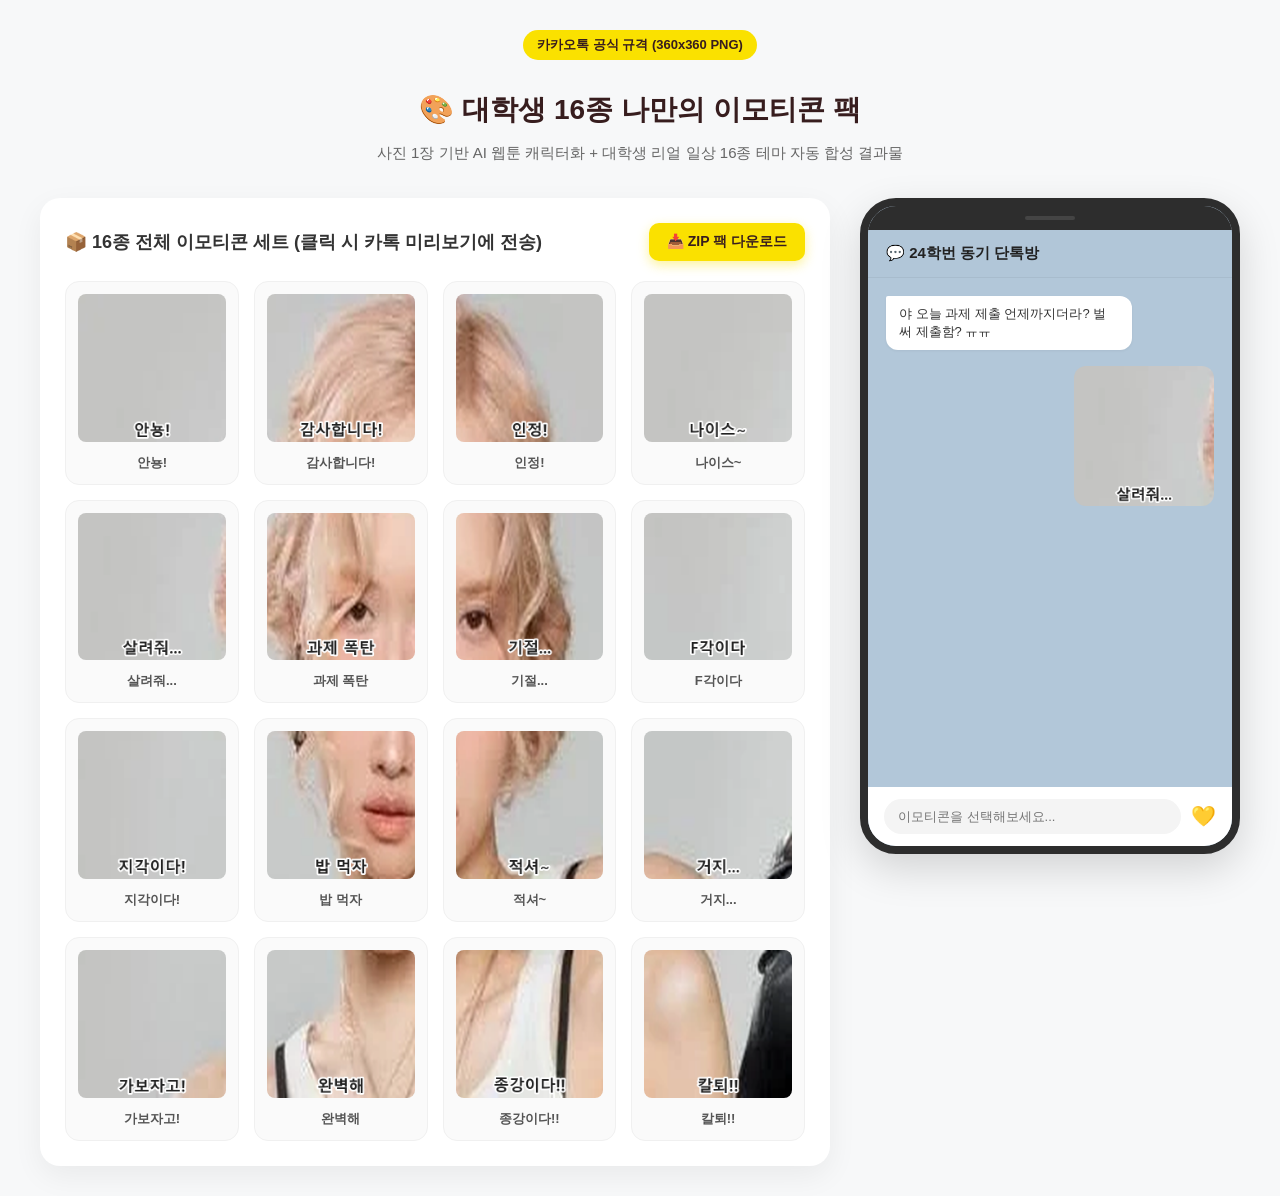
<file: AI_education/kakao_emoji_workshop/index.html>
<!DOCTYPE html>
<html lang="ko">
<head>
  <meta charset="UTF-8">
  <title>나만의 카카오톡 이모티콘 16종 팩 미리보기</title>
  <style>
    :root {
      --bg-color: #f7f8f9;
      --kakao-yellow: #fae100;
      --kakao-brown: #371d1e;
      --card-bg: #ffffff;
      --chat-bg: #b2c7d9;
    }
    body {
      margin: 0;
      padding: 30px 20px;
      font-family: 'Pretendard', -apple-system, BlinkMacSystemFont, 'Segoe UI', Roboto, sans-serif;
      background: var(--bg-color);
      color: #333;
    }
    .header {
      text-align: center;
      margin-bottom: 35px;
    }
    .header h1 {
      font-size: 28px;
      margin-bottom: 8px;
      color: var(--kakao-brown);
    }
    .header p {
      font-size: 15px;
      color: #666;
    }
    .badge {
      display: inline-block;
      background: var(--kakao-yellow);
      color: var(--kakao-brown);
      font-weight: bold;
      padding: 6px 14px;
      border-radius: 20px;
      font-size: 13px;
      margin-bottom: 12px;
    }
    .main-container {
      max-width: 1200px;
      margin: 0 auto;
      display: grid;
      grid-template-columns: 1fr 380px;
      gap: 30px;
      align-items: start;
    }
    /* Grid Gallery */
    .gallery-container {
      background: var(--card-bg);
      border-radius: 20px;
      padding: 25px;
      box-shadow: 0 10px 30px rgba(0,0,0,0.06);
    }
    .gallery-title {
      font-size: 18px;
      font-weight: bold;
      margin-bottom: 20px;
      display: flex;
      justify-content: space-between;
      align-items: center;
    }
    .download-btn {
      background: var(--kakao-yellow);
      color: var(--kakao-brown);
      text-decoration: none;
      font-weight: bold;
      font-size: 14px;
      padding: 10px 18px;
      border-radius: 10px;
      box-shadow: 0 4px 12px rgba(250, 225, 0, 0.4);
      transition: transform 0.15s ease;
    }
    .download-btn:hover {
      transform: translateY(-2px);
    }
    .grid {
      display: grid;
      grid-template-columns: repeat(4, 1fr);
      gap: 15px;
    }
    .emoticon-card {
      background: #fafafa;
      border-radius: 14px;
      padding: 12px;
      text-align: center;
      border: 1px solid #f0f0f0;
      transition: all 0.2s ease;
      cursor: pointer;
    }
    .emoticon-card:hover {
      transform: translateY(-4px);
      box-shadow: 0 8px 20px rgba(0,0,0,0.08);
      border-color: #e0e0e0;
      background: #fff;
    }
    .emoticon-card img {
      width: 100%;
      height: auto;
      aspect-ratio: 1/1;
      object-fit: contain;
      border-radius: 8px;
    }
    .emoticon-title {
      font-size: 13px;
      font-weight: 600;
      color: #555;
      margin-top: 8px;
    }

    /* KakaoTalk Mobile Chat Preview */
    .chat-preview-box {
      background: var(--chat-bg);
      border-radius: 36px;
      box-shadow: 0 15px 40px rgba(0,0,0,0.15);
      border: 8px solid #2d2d2d;
      overflow: hidden;
      display: flex;
      flex-direction: column;
      height: 640px;
    }
    .phone-notch {
      background: #2d2d2d;
      height: 24px;
      display: flex;
      justify-content: center;
      align-items: center;
    }
    .phone-camera {
      width: 50px;
      height: 4px;
      background: #444;
      border-radius: 3px;
    }
    .chat-header {
      background: rgba(178, 199, 217, 0.95);
      padding: 14px 18px;
      border-bottom: 1px solid rgba(0,0,0,0.05);
      font-weight: bold;
      font-size: 15px;
      color: #222;
      display: flex;
      align-items: center;
      gap: 10px;
    }
    .chat-messages {
      flex: 1;
      padding: 18px;
      overflow-y: auto;
      display: flex;
      flex-direction: column;
      gap: 16px;
    }
    .chat-bubble-friend {
      display: flex;
      align-items: flex-start;
      gap: 10px;
    }
    .chat-avatar {
      width: 36px;
      height: 36px;
      border-radius: 14px;
      background: #eee;
      object-fit: cover;
    }
    .chat-text-bubble {
      background: #ffffff;
      padding: 9px 13px;
      border-radius: 12px;
      border-top-left-radius: 2px;
      font-size: 13px;
      color: #333;
      max-width: 220px;
      line-height: 1.4;
      box-shadow: 0 1px 3px rgba(0,0,0,0.05);
    }
    .chat-bubble-me {
      align-self: flex-end;
      display: flex;
      flex-direction: column;
      align-items: flex-end;
    }
    .chat-emoticon-preview {
      width: 140px;
      height: 140px;
      border-radius: 12px;
      animation: pop 0.3s cubic-bezier(0.175, 0.885, 0.32, 1.275);
    }
    @keyframes pop {
      0% { transform: scale(0.7); opacity: 0; }
      100% { transform: scale(1); opacity: 1; }
    }
    .chat-input-bar {
      background: #ffffff;
      padding: 12px 16px;
      display: flex;
      align-items: center;
      gap: 10px;
    }
    .chat-input {
      flex: 1;
      background: #f4f4f4;
      border: none;
      padding: 10px 14px;
      border-radius: 20px;
      font-size: 13px;
      outline: none;
    }
    .send-icon {
      font-size: 20px;
      cursor: pointer;
    }
  </style>
</head>
<body>

  <div class="header">
    <div class="badge">카카오톡 공식 규격 (360x360 PNG)</div>
    <h1>🎨 대학생 16종 나만의 이모티콘 팩</h1>
    <p>사진 1장 기반 AI 웹툰 캐릭터화 + 대학생 리얼 일상 16종 테마 자동 합성 결과물</p>
  </div>

  <div class="main-container">
    <!-- Gallery Section -->
    <div class="gallery-container">
      <div class="gallery-title">
        <span>📦 16종 전체 이모티콘 세트 (클릭 시 카톡 미리보기에 전송)</span>
        <a href="대학생_16종_이모티콘팩.zip" class="download-btn" download>📥 ZIP 팩 다운로드</a>
      </div>

      <div class="grid" id="emoticonGrid">
        <!-- Javascript will inject 16 cards -->
      </div>
    </div>

    <!-- KakaoTalk Mobile Phone Simulator -->
    <div class="chat-preview-box">
      <div class="phone-notch"><div class="phone-camera"></div></div>
      <div class="chat-header">
        <span>💬 24학번 동기 단톡방</span>
      </div>
      <div class="chat-messages" id="chatList">
        <div class="chat-bubble-friend">
          <div class="chat-text-bubble">야 오늘 과제 제출 언제까지더라? 벌써 제출함? ㅠㅠ</div>
        </div>
        <div class="chat-bubble-me">
          <img id="previewEmoji" class="chat-emoticon-preview" src="output_emoticons/05_help_me.png" alt="Emoji">
        </div>
      </div>
      <div class="chat-input-bar">
        <input class="chat-input" placeholder="이모티콘을 선택해보세요..." readonly>
        <span class="send-icon">💛</span>
      </div>
    </div>
  </div>

  <script>
    const items = [
      { id: "01_hello", name: "안뇽!" },
      { id: "02_thanks", name: "감사합니다!" },
      { id: "03_agree", name: "인정!" },
      { id: "04_nice", name: "나이스~" },
      { id: "05_help_me", name: "살려줘..." },
      { id: "06_homework", name: "과제 폭탄" },
      { id: "07_faint", name: "기절..." },
      { id: "08_despair", name: "F각이다" },
      { id: "09_late", name: "지각이다!" },
      { id: "10_eat", name: "밥 먹자" },
      { id: "11_cheers", name: "적셔~" },
      { id: "12_poor", name: "거지..." },
      { id: "13_fighting", name: "가보자고!" },
      { id: "14_perfect", name: "완벽해" },
      { id: "15_vacation", name: "종강이다!!" },
      { id: "16_escape", name: "칼퇴!!" }
    ];

    const grid = document.getElementById("emoticonGrid");
    const previewEmoji = document.getElementById("previewEmoji");

    items.forEach(item => {
      const card = document.createElement("div");
      card.className = "emoticon-card";
      const src = `output_emoticons/${item.id}.png`;
      card.innerHTML = `
        <img src="${src}" alt="${item.name}">
        <div class="emoticon-title">${item.name}</div>
      `;
      card.onclick = () => {
        previewEmoji.src = src;
        previewEmoji.style.animation = 'none';
        previewEmoji.offsetHeight; /* trigger reflow */
        previewEmoji.style.animation = null;
      };
      grid.appendChild(card);
    });
  </script>
</body>
</html>
</file>
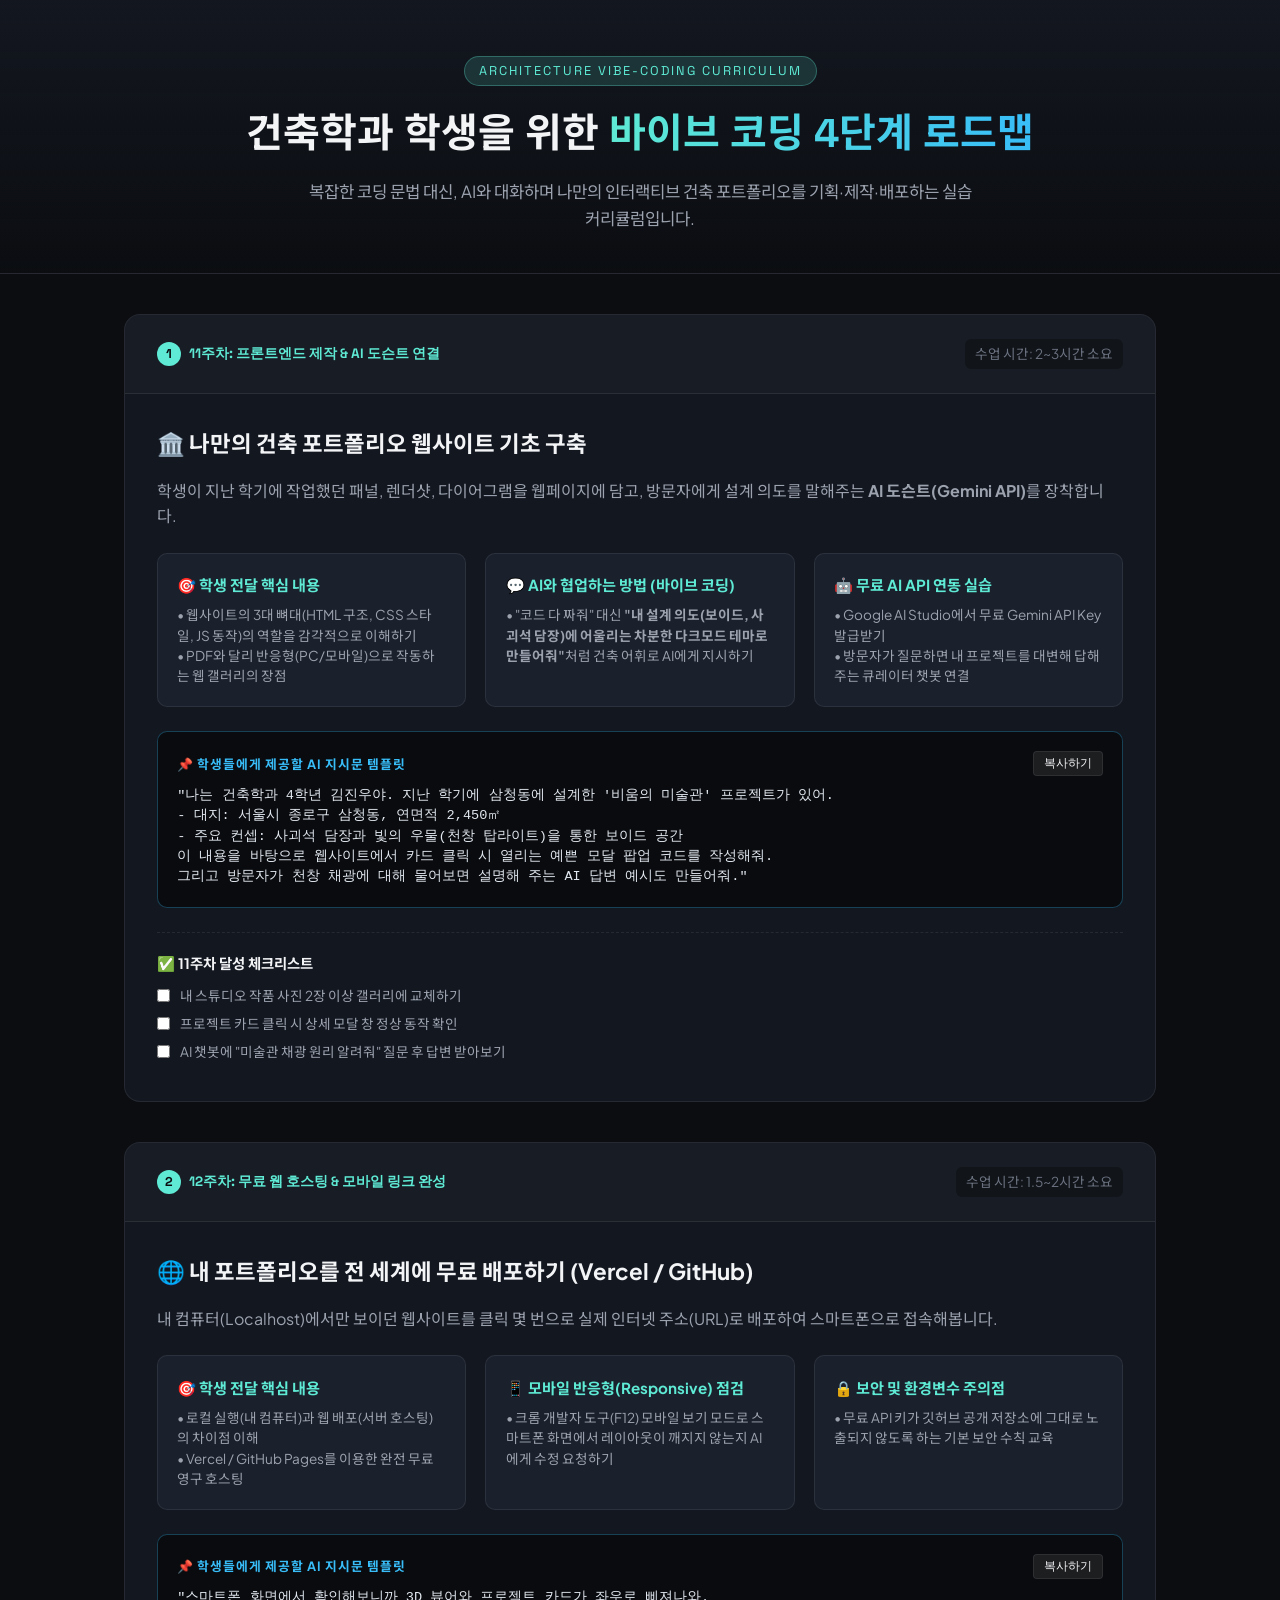
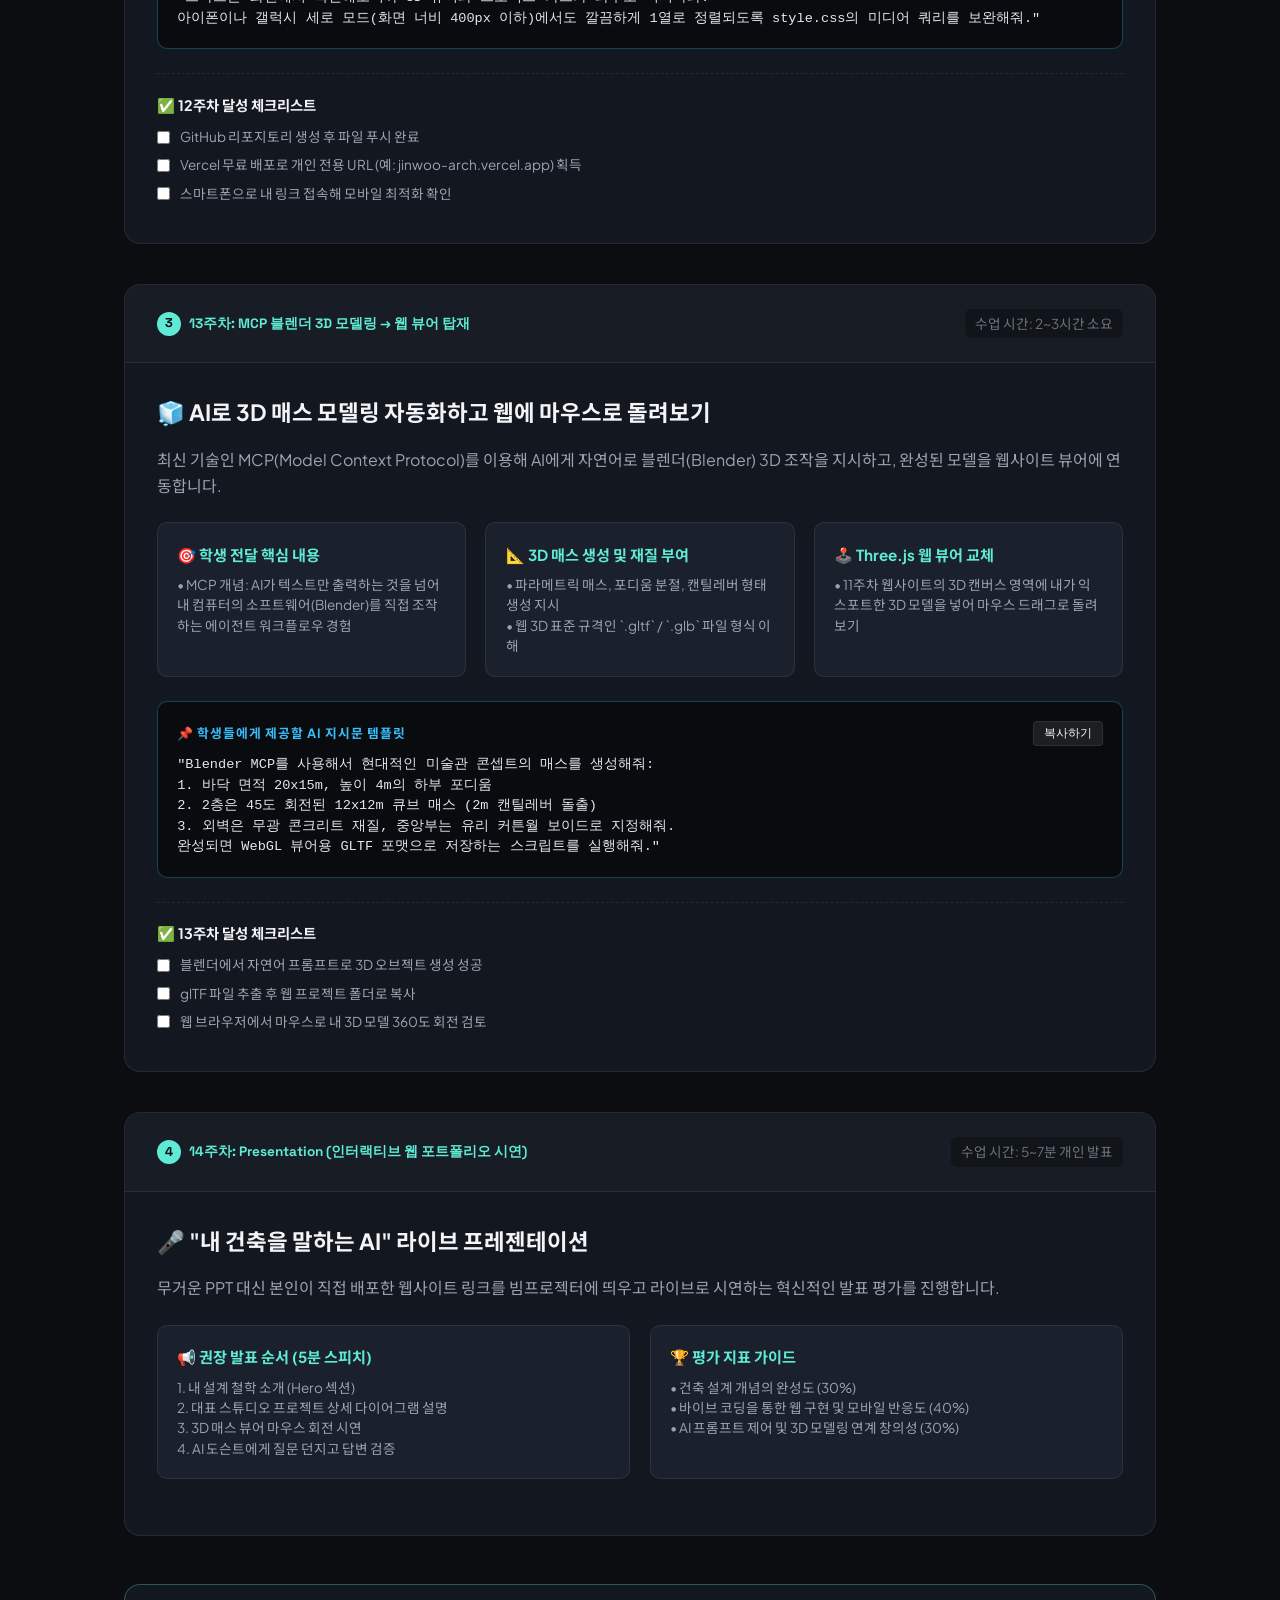
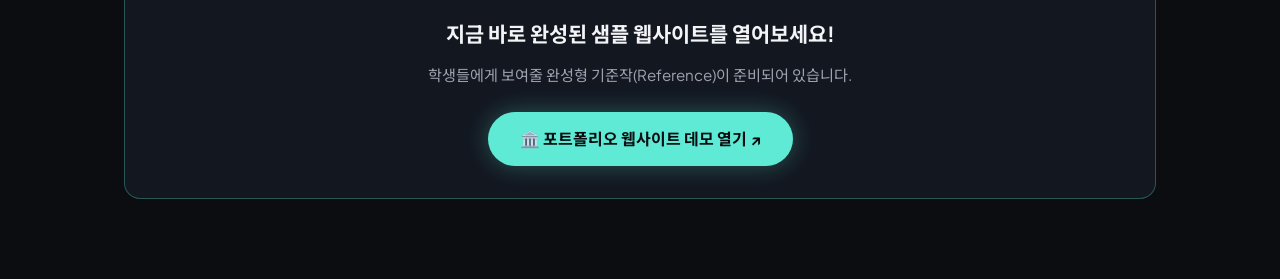
<file: AI_education/건축학과_웹사이트/curriculum.html>
<!DOCTYPE html>
<html lang="ko">
<head>
    <meta charset="UTF-8">
    <meta name="viewport" content="width=device-width, initial-scale=1.0">
    <title>건축학과 바이브 코딩 실습 로드맵 & 가이드</title>
    <link rel="preconnect" href="https://fonts.googleapis.com">
    <link rel="preconnect" href="https://fonts.gstatic.com" crossorigin>
    <link href="https://fonts.googleapis.com/css2?family=Plus+Jakarta+Sans:wght@400;600;700&family=Space+Grotesk:wght@500;700&family=Noto+Sans+KR:wght@300;400;500;700&display=swap" rel="stylesheet">
    <style>
        :root {
            --bg: #0b0d11;
            --surface: #131720;
            --surface-card: #1a202c;
            --border: rgba(255, 255, 255, 0.08);
            --border-accent: rgba(94, 234, 212, 0.3);
            --accent: #5eead4;
            --accent-glow: rgba(94, 234, 212, 0.15);
            --blue: #38bdf8;
            --purple: #a855f7;
            --text-main: #f3f4f6;
            --text-sub: #9ca3af;
            --text-muted: #6b7280;
            --radius-lg: 16px;
            --radius-md: 10px;
        }

        * { box-sizing: border-box; margin: 0; padding: 0; }
        body {
            background-color: var(--bg);
            color: var(--text-main);
            font-family: 'Plus Jakarta Sans', 'Noto Sans KR', sans-serif;
            line-height: 1.6;
            padding-bottom: 5rem;
        }

        /* Top Hero */
        .header {
            background: linear-gradient(180deg, rgba(20, 24, 33, 0.9) 0%, rgba(11, 13, 17, 0.4) 100%);
            border-bottom: 1px solid var(--border);
            padding: 3.5rem 2rem 2.5rem 2rem;
            text-align: center;
        }
        .tag {
            display: inline-block;
            font-family: 'Space Grotesk', sans-serif;
            font-size: 0.8rem;
            letter-spacing: 2px;
            color: var(--accent);
            background: var(--accent-glow);
            padding: 4px 14px;
            border-radius: 20px;
            border: 1px solid var(--border-accent);
            margin-bottom: 1rem;
        }
        .title {
            font-family: 'Space Grotesk', 'Noto Sans KR', sans-serif;
            font-size: 2.5rem;
            font-weight: 700;
            margin-bottom: 0.8rem;
        }
        .title span {
            background: linear-gradient(90deg, var(--accent), var(--blue));
            -webkit-background-clip: text;
            -webkit-text-fill-color: transparent;
        }
        .desc {
            max-width: 680px;
            margin: 0 auto;
            color: var(--text-sub);
            font-size: 1.05rem;
        }

        /* Main Container */
        .container {
            max-width: 1080px;
            margin: 2.5rem auto 0 auto;
            padding: 0 1.5rem;
        }

        /* Nav Pills */
        .phase-tabs {
            display: flex;
            justify-content: center;
            gap: 1rem;
            margin-bottom: 3rem;
            flex-wrap: wrap;
        }
        .tab-btn {
            background: var(--surface);
            border: 1px solid var(--border);
            color: var(--text-sub);
            padding: 0.75rem 1.6rem;
            border-radius: 30px;
            cursor: pointer;
            font-weight: 600;
            font-size: 0.95rem;
            transition: all 0.2s;
        }
        .tab-btn.active, .tab-btn:hover {
            border-color: var(--accent);
            color: var(--accent);
            background: rgba(94, 234, 212, 0.08);
        }

        /* Step Card */
        .step-card {
            background: var(--surface);
            border: 1px solid var(--border);
            border-radius: var(--radius-lg);
            margin-bottom: 2.5rem;
            overflow: hidden;
            transition: border-color 0.2s;
        }
        .step-card:hover {
            border-color: var(--border-accent);
        }
        .step-header {
            padding: 1.5rem 2rem;
            background: rgba(255, 255, 255, 0.02);
            border-bottom: 1px solid var(--border);
            display: flex;
            justify-content: space-between;
            align-items: center;
            flex-wrap: wrap;
            gap: 1rem;
        }
        .step-badge {
            font-family: 'Space Grotesk', sans-serif;
            font-size: 0.85rem;
            font-weight: 700;
            color: var(--accent);
            display: flex;
            align-items: center;
            gap: 8px;
        }
        .step-badge .num {
            background: var(--accent);
            color: #0b0d11;
            width: 24px;
            height: 24px;
            border-radius: 50%;
            display: inline-flex;
            align-items: center;
            justify-content: center;
            font-size: 0.8rem;
        }
        .step-time {
            font-size: 0.85rem;
            color: var(--text-muted);
            background: rgba(0,0,0,0.3);
            padding: 4px 10px;
            border-radius: 6px;
        }
        .step-body {
            padding: 2rem;
        }
        .step-title {
            font-size: 1.4rem;
            font-weight: 700;
            margin-bottom: 1rem;
            display: flex;
            align-items: center;
            gap: 10px;
        }
        .step-intro {
            color: var(--text-sub);
            margin-bottom: 1.5rem;
            font-size: 1rem;
        }

        /* Teaching Points Grid */
        .point-grid {
            display: grid;
            grid-template-columns: repeat(auto-fit, minmax(280px, 1fr));
            gap: 1.2rem;
            margin-bottom: 1.5rem;
        }
        .point-box {
            background: var(--surface-card);
            border: 1px solid var(--border);
            padding: 1.2rem;
            border-radius: var(--radius-md);
        }
        .point-box h4 {
            color: var(--accent);
            font-size: 0.95rem;
            margin-bottom: 0.5rem;
            display: flex;
            align-items: center;
            gap: 6px;
        }
        .point-box p {
            font-size: 0.85rem;
            color: var(--text-sub);
            line-height: 1.5;
        }

        /* Prompt Template Box (AI 바이브코딩 프롬프트) */
        .prompt-template {
            background: #090b0e;
            border: 1px solid rgba(56, 189, 248, 0.3);
            border-radius: var(--radius-md);
            padding: 1.2rem;
            margin-top: 1.2rem;
        }
        .prompt-header {
            display: flex;
            justify-content: space-between;
            align-items: center;
            margin-bottom: 0.6rem;
        }
        .prompt-label {
            font-size: 0.8rem;
            font-weight: 700;
            color: var(--blue);
            letter-spacing: 1px;
        }
        .btn-copy {
            background: rgba(255, 255, 255, 0.08);
            border: 1px solid var(--border);
            color: var(--text-main);
            padding: 3px 10px;
            font-size: 0.75rem;
            border-radius: 4px;
            cursor: pointer;
        }
        .btn-copy:hover {
            background: var(--accent);
            color: #000;
        }
        .prompt-code {
            font-family: monospace;
            font-size: 0.85rem;
            color: #e2e8f0;
            white-space: pre-wrap;
            line-height: 1.5;
        }

        /* Checklist */
        .checklist {
            margin-top: 1.5rem;
            padding-top: 1.2rem;
            border-top: 1px dashed var(--border);
        }
        .checklist h5 {
            font-size: 0.9rem;
            color: var(--text-main);
            margin-bottom: 0.6rem;
        }
        .check-item {
            display: flex;
            align-items: center;
            gap: 10px;
            font-size: 0.85rem;
            color: var(--text-sub);
            margin-bottom: 0.4rem;
        }
        .check-item input[type="checkbox"] {
            accent-color: var(--accent);
            cursor: pointer;
        }

        /* Floating action bottom */
        .launch-bar {
            text-align: center;
            margin-top: 3rem;
            padding: 2rem;
            background: var(--surface);
            border-radius: var(--radius-lg);
            border: 1px solid var(--border-accent);
        }
        .btn-live {
            display: inline-block;
            background: var(--accent);
            color: #0b0d11;
            font-weight: 700;
            padding: 0.9rem 2rem;
            border-radius: 30px;
            text-decoration: none;
            font-size: 1rem;
            box-shadow: 0 0 25px rgba(94, 234, 212, 0.3);
            transition: transform 0.2s;
        }
        .btn-live:hover {
            transform: scale(1.04);
        }
    </style>
</head>
<body>

    <!-- Header -->
    <header class="header">
        <span class="tag">ARCHITECTURE VIBE-CODING CURRICULUM</span>
        <h1 class="title">건축학과 학생을 위한 <span>바이브 코딩 4단계 로드맵</span></h1>
        <p class="desc">
            복잡한 코딩 문법 대신, AI와 대화하며 나만의 인터랙티브 건축 포트폴리오를 기획·제작·배포하는 실습 커리큘럼입니다.
        </p>
    </header>

    <div class="container">
        <!-- Week 11: 바이브코딩 3 -->
        <div class="step-card" id="week11">
            <div class="step-header">
                <div class="step-badge">
                    <span class="num">1</span>
                    <span>11주차: 프론트엔드 제작 & AI 도슨트 연결</span>
                </div>
                <span class="step-time">수업 시간: 2~3시간 소요</span>
            </div>
            <div class="step-body">
                <h3 class="step-title">🏛️ 나만의 건축 포트폴리오 웹사이트 기초 구축</h3>
                <p class="step-intro">
                    학생이 지난 학기에 작업했던 패널, 렌더샷, 다이어그램을 웹페이지에 담고, 방문자에게 설계 의도를 말해주는 <strong>AI 도슨트(Gemini API)</strong>를 장착합니다.
                </p>

                <div class="point-grid">
                    <div class="point-box">
                        <h4>🎯 학생 전달 핵심 내용</h4>
                        <p>• 웹사이트의 3대 뼈대(HTML 구조, CSS 스타일, JS 동작)의 역할을 감각적으로 이해하기<br>• PDF와 달리 반응형(PC/모바일)으로 작동하는 웹 갤러리의 장점</p>
                    </div>
                    <div class="point-box">
                        <h4>💬 AI와 협업하는 방법 (바이브 코딩)</h4>
                        <p>• "코드 다 짜줘" 대신 <strong>"내 설계 의도(보이드, 사괴석 담장)에 어울리는 차분한 다크모드 테마로 만들어줘"</strong>처럼 건축 어휘로 AI에게 지시하기</p>
                    </div>
                    <div class="point-box">
                        <h4>🤖 무료 AI API 연동 실습</h4>
                        <p>• Google AI Studio에서 무료 Gemini API Key 발급받기<br>• 방문자가 질문하면 내 프로젝트를 대변해 답해주는 큐레이터 챗봇 연결</p>
                    </div>
                </div>

                <!-- Copiable Prompt Template -->
                <div class="prompt-template">
                    <div class="prompt-header">
                        <span class="prompt-label">📌 학생들에게 제공할 AI 지시문 템플릿</span>
                        <button class="btn-copy" onclick="copyPrompt('prompt-1')">복사하기</button>
                    </div>
                    <pre class="prompt-code" id="prompt-1">"나는 건축학과 4학년 김진우야. 지난 학기에 삼청동에 설계한 '비움의 미술관' 프로젝트가 있어.
- 대지: 서울시 종로구 삼청동, 연면적 2,450㎡
- 주요 컨셉: 사괴석 담장과 빛의 우물(천창 탑라이트)을 통한 보이드 공간
이 내용을 바탕으로 웹사이트에서 카드 클릭 시 열리는 예쁜 모달 팝업 코드를 작성해줘.
그리고 방문자가 천창 채광에 대해 물어보면 설명해 주는 AI 답변 예시도 만들어줘."</pre>
                </div>

                <div class="checklist">
                    <h5>✅ 11주차 달성 체크리스트</h5>
                    <div class="check-item"><input type="checkbox"> 내 스튜디오 작품 사진 2장 이상 갤러리에 교체하기</div>
                    <div class="check-item"><input type="checkbox"> 프로젝트 카드 클릭 시 상세 모달 창 정상 동작 확인</div>
                    <div class="check-item"><input type="checkbox"> AI 챗봇에 "미술관 채광 원리 알려줘" 질문 후 답변 받아보기</div>
                </div>
            </div>
        </div>

        <!-- Week 12: 바이브코딩 4 -->
        <div class="step-card" id="week12">
            <div class="step-header">
                <div class="step-badge">
                    <span class="num">2</span>
                    <span>12주차: 무료 웹 호스팅 & 모바일 링크 완성</span>
                </div>
                <span class="step-time">수업 시간: 1.5~2시간 소요</span>
            </div>
            <div class="step-body">
                <h3 class="step-title">🌐 내 포트폴리오를 전 세계에 무료 배포하기 (Vercel / GitHub)</h3>
                <p class="step-intro">
                    내 컴퓨터(Localhost)에서만 보이던 웹사이트를 클릭 몇 번으로 실제 인터넷 주소(URL)로 배포하여 스마트폰으로 접속해봅니다.
                </p>

                <div class="point-grid">
                    <div class="point-box">
                        <h4>🎯 학생 전달 핵심 내용</h4>
                        <p>• 로컬 실행(내 컴퓨터)과 웹 배포(서버 호스팅)의 차이점 이해<br>• Vercel / GitHub Pages를 이용한 완전 무료 영구 호스팅</p>
                    </div>
                    <div class="point-box">
                        <h4>📱 모바일 반응형(Responsive) 점검</h4>
                        <p>• 크롬 개발자 도구(F12) 모바일 보기 모드로 스마트폰 화면에서 레이아웃이 깨지지 않는지 AI에게 수정 요청하기</p>
                    </div>
                    <div class="point-box">
                        <h4>🔒 보안 및 환경변수 주의점</h4>
                        <p>• 무료 API 키가 깃허브 공개 저장소에 그대로 노출되지 않도록 하는 기본 보안 수칙 교육</p>
                    </div>
                </div>

                <!-- Copiable Prompt Template -->
                <div class="prompt-template">
                    <div class="prompt-header">
                        <span class="prompt-label">📌 학생들에게 제공할 AI 지시문 템플릿</span>
                        <button class="btn-copy" onclick="copyPrompt('prompt-2')">복사하기</button>
                    </div>
                    <pre class="prompt-code" id="prompt-2">"스마트폰 화면에서 확인해보니까 3D 뷰어와 프로젝트 카드가 좌우로 삐져나와.
아이폰이나 갤럭시 세로 모드(화면 너비 400px 이하)에서도 깔끔하게 1열로 정렬되도록 style.css의 미디어 쿼리를 보완해줘."</pre>
                </div>

                <div class="checklist">
                    <h5>✅ 12주차 달성 체크리스트</h5>
                    <div class="check-item"><input type="checkbox"> GitHub 리포지토리 생성 후 파일 푸시 완료</div>
                    <div class="check-item"><input type="checkbox"> Vercel 무료 배포로 개인 전용 URL (예: jinwoo-arch.vercel.app) 획득</div>
                    <div class="check-item"><input type="checkbox"> 스마트폰으로 내 링크 접속해 모바일 최적화 확인</div>
                </div>
            </div>
        </div>

        <!-- Week 13: 바이브코딩 5 -->
        <div class="step-card" id="week13">
            <div class="step-header">
                <div class="step-badge">
                    <span class="num">3</span>
                    <span>13주차: MCP 블렌더 3D 모델링 → 웹 뷰어 탑재</span>
                </div>
                <span class="step-time">수업 시간: 2~3시간 소요</span>
            </div>
            <div class="step-body">
                <h3 class="step-title">🧊 AI로 3D 매스 모델링 자동화하고 웹에 마우스로 돌려보기</h3>
                <p class="step-intro">
                    최신 기술인 MCP(Model Context Protocol)를 이용해 AI에게 자연어로 블렌더(Blender) 3D 조작을 지시하고, 완성된 모델을 웹사이트 뷰어에 연동합니다.
                </p>

                <div class="point-grid">
                    <div class="point-box">
                        <h4>🎯 학생 전달 핵심 내용</h4>
                        <p>• MCP 개념: AI가 텍스트만 출력하는 것을 넘어 내 컴퓨터의 소프트웨어(Blender)를 직접 조작하는 에이전트 워크플로우 경험</p>
                    </div>
                    <div class="point-box">
                        <h4>📐 3D 매스 생성 및 재질 부여</h4>
                        <p>• 파라메트릭 매스, 포디움 분절, 캔틸레버 형태 생성 지시<br>• 웹 3D 표준 규격인 `.gltf` / `.glb` 파일 형식 이해</p>
                    </div>
                    <div class="point-box">
                        <h4>🕹️ Three.js 웹 뷰어 교체</h4>
                        <p>• 11주차 웹사이트의 3D 캔버스 영역에 내가 익스포트한 3D 모델을 넣어 마우스 드래그로 돌려보기</p>
                    </div>
                </div>

                <!-- Copiable Prompt Template -->
                <div class="prompt-template">
                    <div class="prompt-header">
                        <span class="prompt-label">📌 학생들에게 제공할 AI 지시문 템플릿</span>
                        <button class="btn-copy" onclick="copyPrompt('prompt-3')">복사하기</button>
                    </div>
                    <pre class="prompt-code" id="prompt-3">"Blender MCP를 사용해서 현대적인 미술관 콘셉트의 매스를 생성해줘:
1. 바닥 면적 20x15m, 높이 4m의 하부 포디움
2. 2층은 45도 회전된 12x12m 큐브 매스 (2m 캔틸레버 돌출)
3. 외벽은 무광 콘크리트 재질, 중앙부는 유리 커튼월 보이드로 지정해줘.
완성되면 WebGL 뷰어용 GLTF 포맷으로 저장하는 스크립트를 실행해줘."</pre>
                </div>

                <div class="checklist">
                    <h5>✅ 13주차 달성 체크리스트</h5>
                    <div class="check-item"><input type="checkbox"> 블렌더에서 자연어 프롬프트로 3D 오브젝트 생성 성공</div>
                    <div class="check-item"><input type="checkbox"> glTF 파일 추출 후 웹 프로젝트 폴더로 복사</div>
                    <div class="check-item"><input type="checkbox"> 웹 브라우저에서 마우스로 내 3D 모델 360도 회전 검토</div>
                </div>
            </div>
        </div>

        <!-- Week 14: 최종 발표 -->
        <div class="step-card" id="week14">
            <div class="step-header">
                <div class="step-badge">
                    <span class="num">4</span>
                    <span>14주차: Presentation (인터랙티브 웹 포트폴리오 시연)</span>
                </div>
                <span class="step-time">수업 시간: 5~7분 개인 발표</span>
            </div>
            <div class="step-body">
                <h3 class="step-title">🎤 "내 건축을 말하는 AI" 라이브 프레젠테이션</h3>
                <p class="step-intro">
                    무거운 PPT 대신 본인이 직접 배포한 웹사이트 링크를 빔프로젝터에 띄우고 라이브로 시연하는 혁신적인 발표 평가를 진행합니다.
                </p>

                <div class="point-grid">
                    <div class="point-box">
                        <h4>📢 권장 발표 순서 (5분 스피치)</h4>
                        <p>1. 내 설계 철학 소개 (Hero 섹션)<br>2. 대표 스튜디오 프로젝트 상세 다이어그램 설명<br>3. 3D 매스 뷰어 마우스 회전 시연<br>4. AI 도슨트에게 질문 던지고 답변 검증</p>
                    </div>
                    <div class="point-box">
                        <h4>🏆 평가 지표 가이드</h4>
                        <p>• 건축 설계 개념의 완성도 (30%)<br>• 바이브 코딩을 통한 웹 구현 및 모바일 반응도 (40%)<br>• AI 프롬프트 제어 및 3D 모델링 연계 창의성 (30%)</p>
                    </div>
                </div>
            </div>
        </div>

        <!-- Launch Web Link Box -->
        <div class="launch-bar">
            <h3 style="margin-bottom: 0.8rem; font-size: 1.3rem;">지금 바로 완성된 샘플 웹사이트를 열어보세요!</h3>
            <p style="color: var(--text-sub); margin-bottom: 1.5rem; font-size: 0.95rem;">
                학생들에게 보여줄 완성형 기준작(Reference)이 준비되어 있습니다.
            </p>
            <a href="index.html" class="btn-live" target="_blank">🏛️ 포트폴리오 웹사이트 데모 열기 ↗</a>
        </div>
    </div>

    <script>
        function copyPrompt(id) {
            const text = document.getElementById(id).innerText;
            navigator.clipboard.writeText(text).then(() => {
                alert('프롬프트 템플릿이 클립보드에 복사되었습니다! AI 채팅창에 붙여넣어 사용하세요.');
            });
        }
    </script>
</body>
</html>
</file>
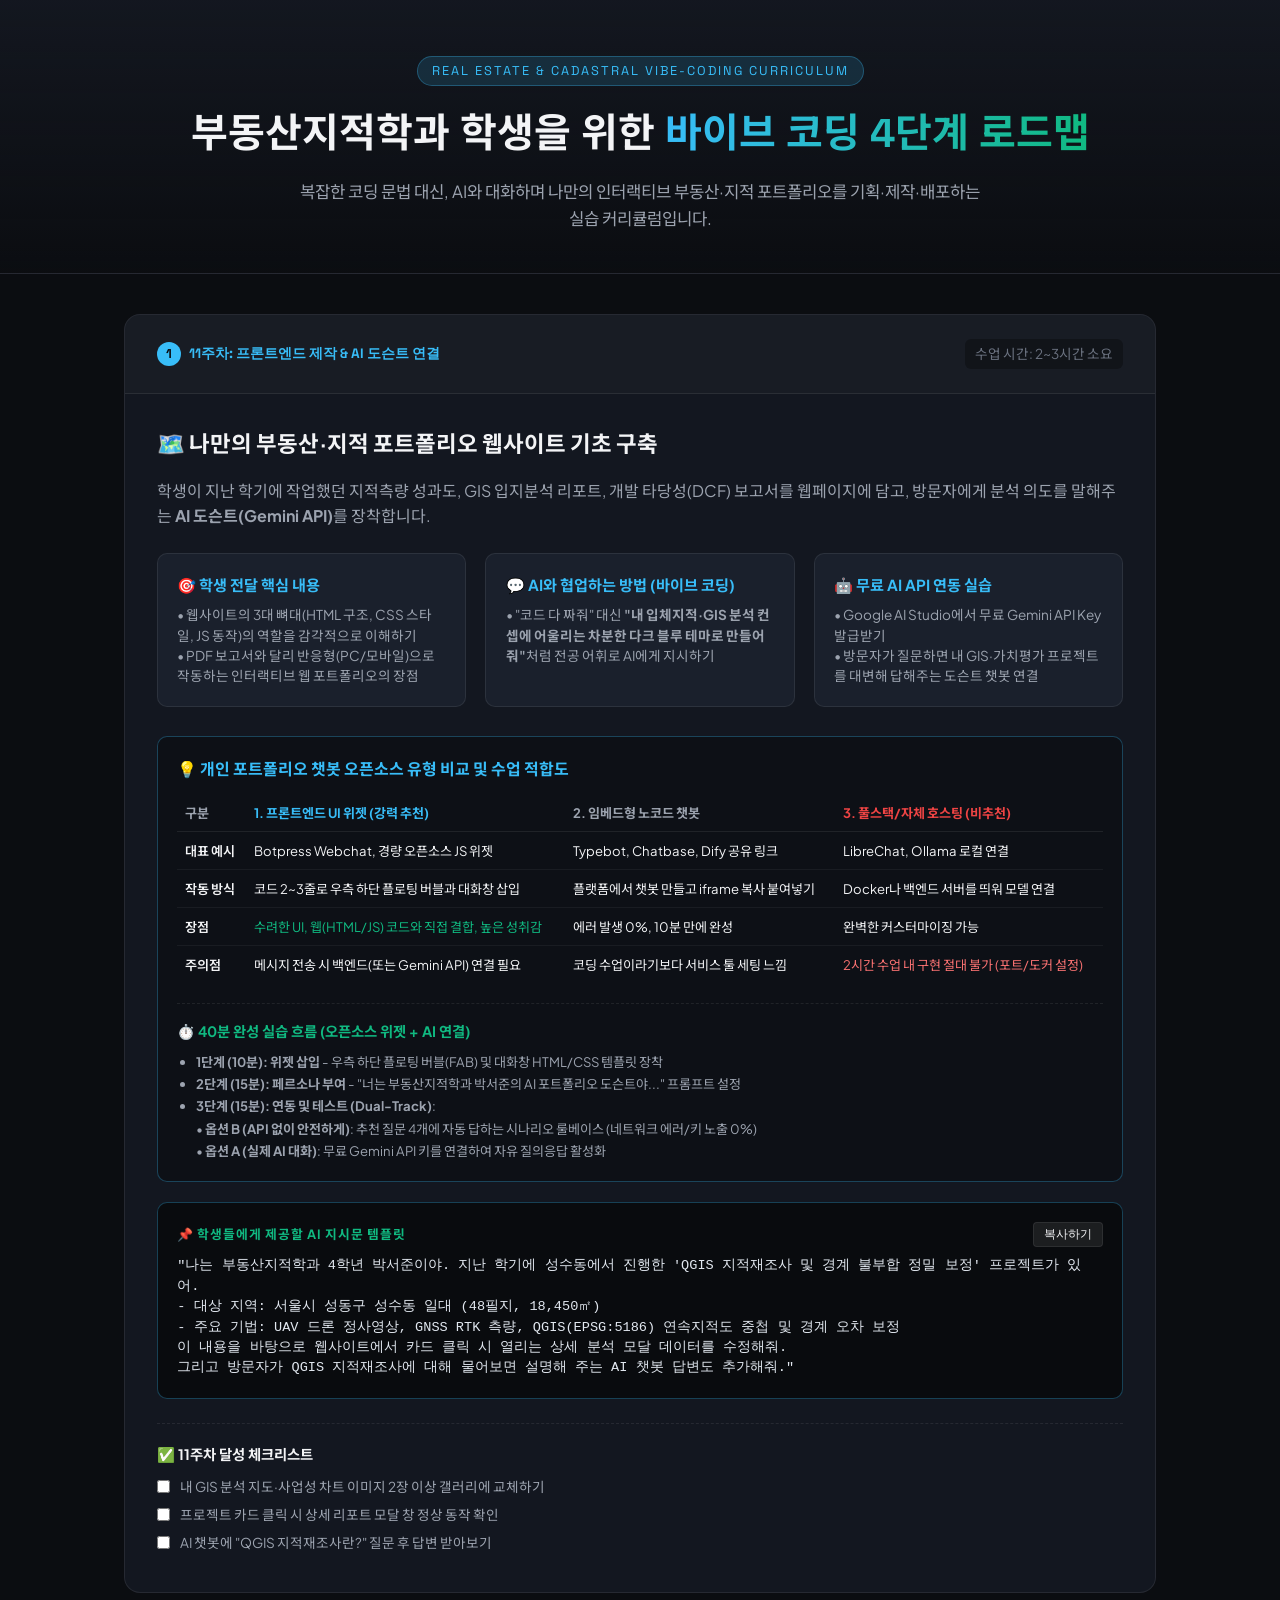
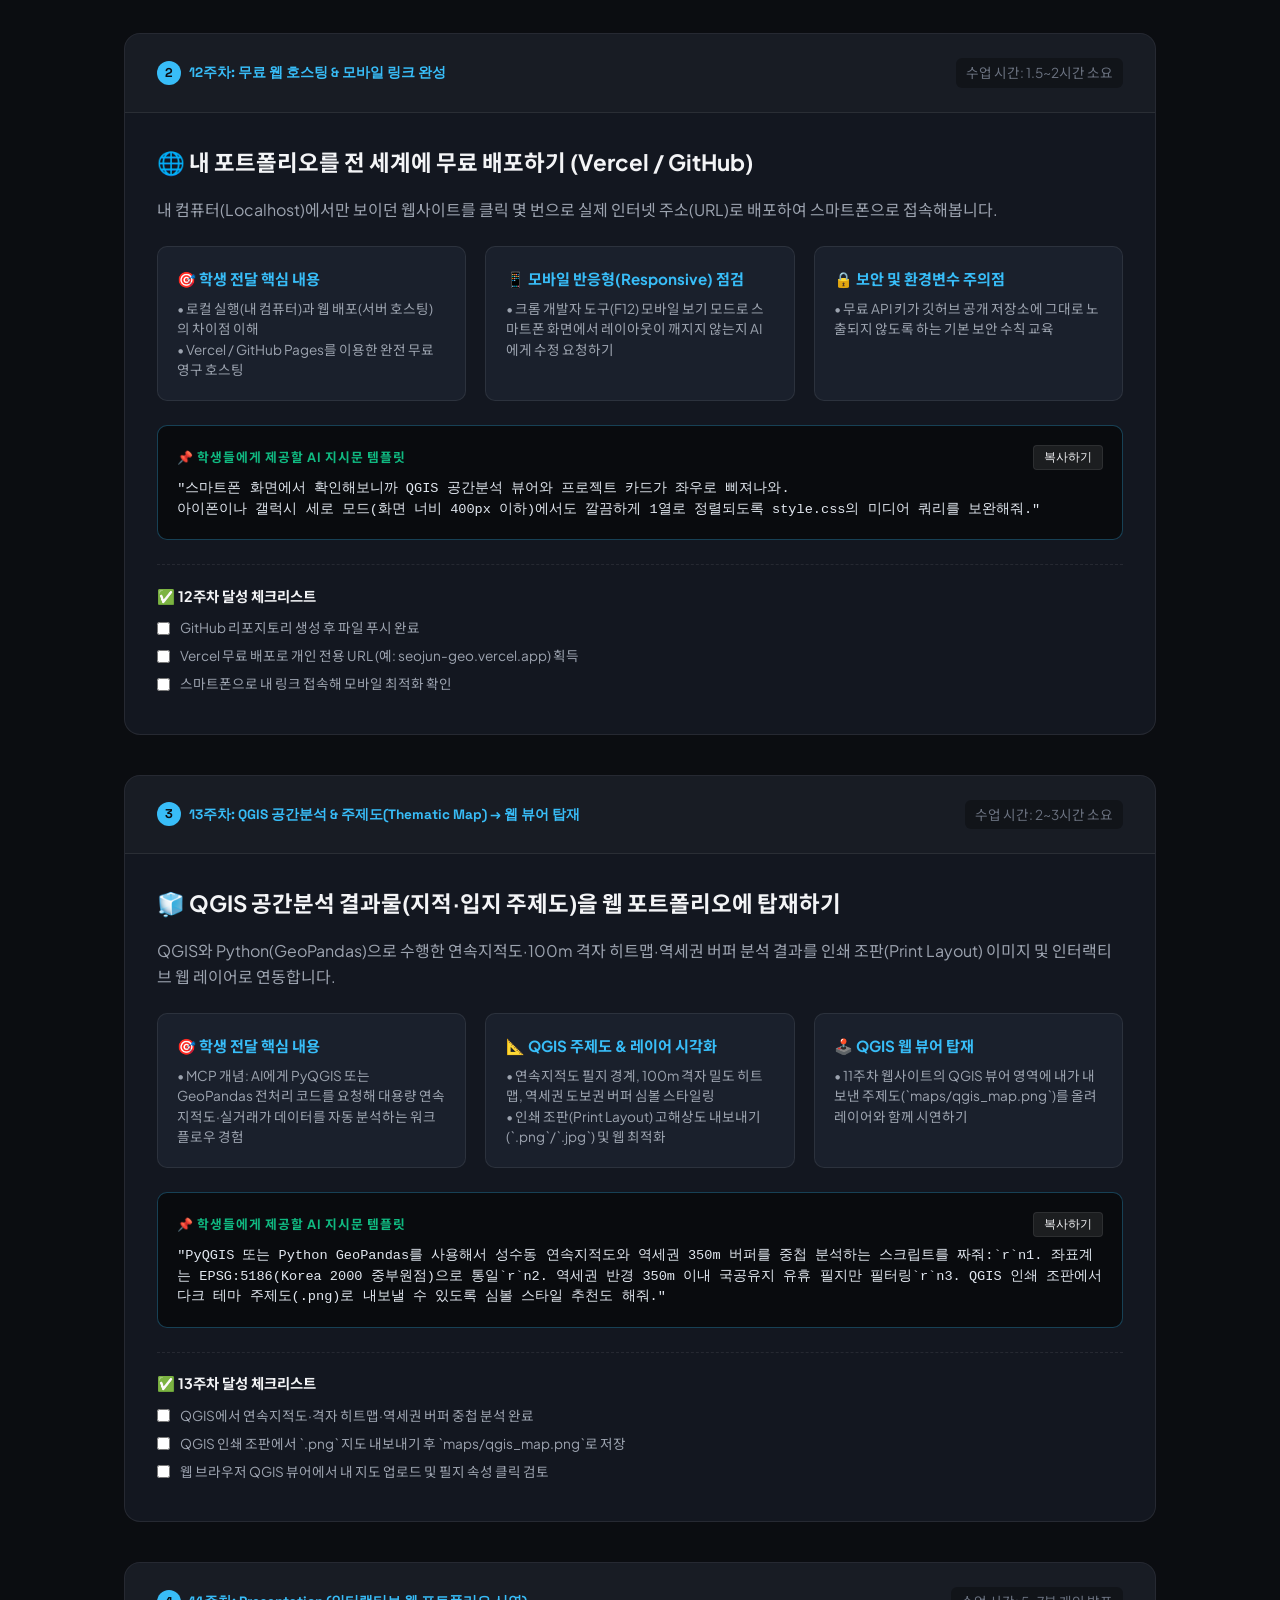
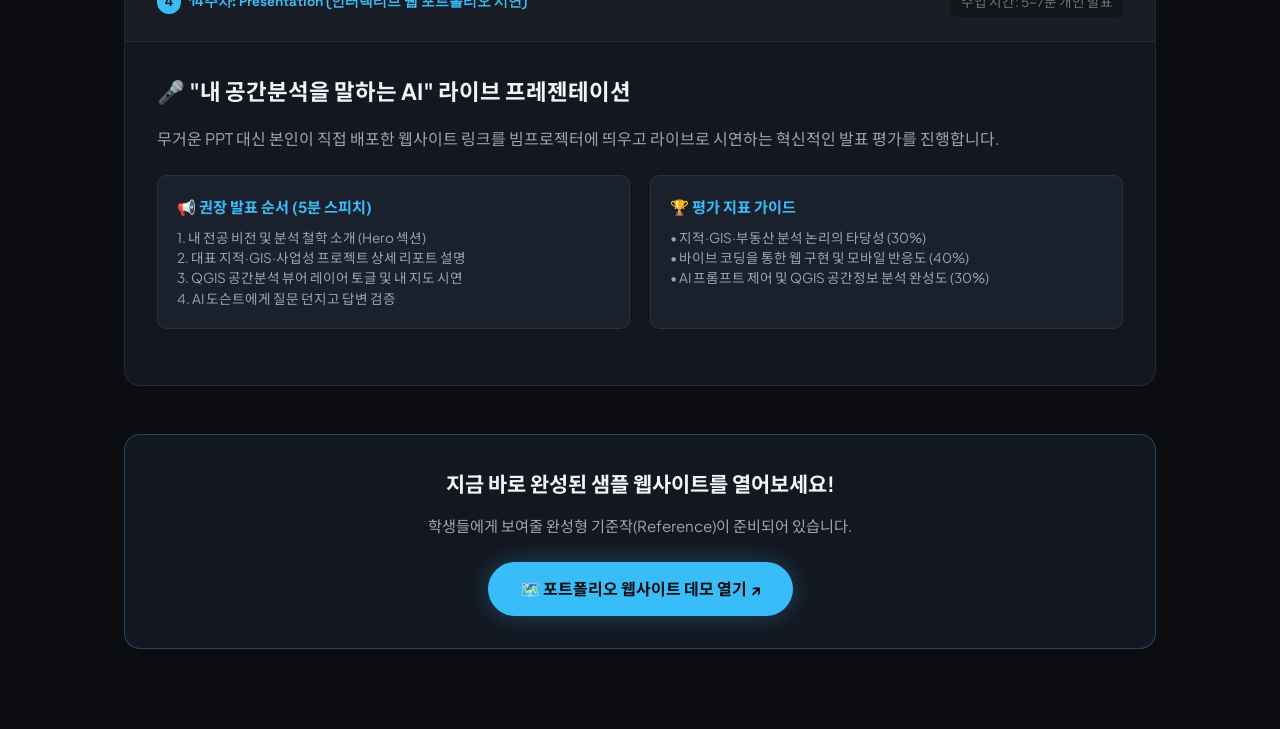
<file: AI_education/부동산지적학과_웹사이트/curriculum.html>
<!DOCTYPE html>
<html lang="ko">
<head>
    <meta charset="UTF-8">
    <meta name="viewport" content="width=device-width, initial-scale=1.0">
    <title>부동산지적학과 바이브 코딩 실습 로드맵 & 가이드</title>
    <link rel="preconnect" href="https://fonts.googleapis.com">
    <link rel="preconnect" href="https://fonts.gstatic.com" crossorigin>
    <link href="https://fonts.googleapis.com/css2?family=Plus+Jakarta+Sans:wght@400;600;700&family=Space+Grotesk:wght@500;700&family=Noto+Sans+KR:wght@300;400;500;700&display=swap" rel="stylesheet">
    <style>
        :root {
            --bg: #0b0d11;
            --surface: #131720;
            --surface-card: #1a202c;
            --border: rgba(255, 255, 255, 0.08);
            --border-accent: rgba(56, 189, 248, 0.3);
            --accent: #38bdf8;
            --accent-glow: rgba(56, 189, 248, 0.15);
            --blue: #38bdf8;
            --purple: #a855f7;
            --text-main: #f3f4f6;
            --text-sub: #9ca3af;
            --text-muted: #6b7280;
            --radius-lg: 16px;
            --radius-md: 10px;
        }

        * { box-sizing: border-box; margin: 0; padding: 0; }
        body {
            background-color: var(--bg);
            color: var(--text-main);
            font-family: 'Plus Jakarta Sans', 'Noto Sans KR', sans-serif;
            line-height: 1.6;
            padding-bottom: 5rem;
        }

        /* Top Hero */
        .header {
            background: linear-gradient(180deg, rgba(20, 24, 33, 0.9) 0%, rgba(11, 13, 17, 0.4) 100%);
            border-bottom: 1px solid var(--border);
            padding: 3.5rem 2rem 2.5rem 2rem;
            text-align: center;
        }
        .tag {
            display: inline-block;
            font-family: 'Space Grotesk', sans-serif;
            font-size: 0.8rem;
            letter-spacing: 2px;
            color: var(--accent);
            background: var(--accent-glow);
            padding: 4px 14px;
            border-radius: 20px;
            border: 1px solid var(--border-accent);
            margin-bottom: 1rem;
        }
        .title {
            font-family: 'Space Grotesk', 'Noto Sans KR', sans-serif;
            font-size: 2.5rem;
            font-weight: 700;
            margin-bottom: 0.8rem;
        }
        .title span {
            background: linear-gradient(90deg, var(--accent), #10b981);
            -webkit-background-clip: text;
            -webkit-text-fill-color: transparent;
        }
        .desc {
            max-width: 680px;
            margin: 0 auto;
            color: var(--text-sub);
            font-size: 1.05rem;
        }

        /* Main Container */
        .container {
            max-width: 1080px;
            margin: 2.5rem auto 0 auto;
            padding: 0 1.5rem;
        }

        /* Nav Pills */
        .phase-tabs {
            display: flex;
            justify-content: center;
            gap: 1rem;
            margin-bottom: 3rem;
            flex-wrap: wrap;
        }
        .tab-btn {
            background: var(--surface);
            border: 1px solid var(--border);
            color: var(--text-sub);
            padding: 0.75rem 1.6rem;
            border-radius: 30px;
            cursor: pointer;
            font-weight: 600;
            font-size: 0.95rem;
            transition: all 0.2s;
        }
        .tab-btn.active, .tab-btn:hover {
            border-color: var(--accent);
            color: var(--accent);
            background: rgba(56, 189, 248, 0.08);
        }

        /* Step Card */
        .step-card {
            background: var(--surface);
            border: 1px solid var(--border);
            border-radius: var(--radius-lg);
            margin-bottom: 2.5rem;
            overflow: hidden;
            transition: border-color 0.2s;
        }
        .step-card:hover {
            border-color: var(--border-accent);
        }
        .step-header {
            padding: 1.5rem 2rem;
            background: rgba(255, 255, 255, 0.02);
            border-bottom: 1px solid var(--border);
            display: flex;
            justify-content: space-between;
            align-items: center;
            flex-wrap: wrap;
            gap: 1rem;
        }
        .step-badge {
            font-family: 'Space Grotesk', sans-serif;
            font-size: 0.85rem;
            font-weight: 700;
            color: var(--accent);
            display: flex;
            align-items: center;
            gap: 8px;
        }
        .step-badge .num {
            background: var(--accent);
            color: #0b0d11;
            width: 24px;
            height: 24px;
            border-radius: 50%;
            display: inline-flex;
            align-items: center;
            justify-content: center;
            font-size: 0.8rem;
        }
        .step-time {
            font-size: 0.85rem;
            color: var(--text-muted);
            background: rgba(0,0,0,0.3);
            padding: 4px 10px;
            border-radius: 6px;
        }
        .step-body {
            padding: 2rem;
        }
        .step-title {
            font-size: 1.4rem;
            font-weight: 700;
            margin-bottom: 1rem;
            display: flex;
            align-items: center;
            gap: 10px;
        }
        .step-intro {
            color: var(--text-sub);
            margin-bottom: 1.5rem;
            font-size: 1rem;
        }

        /* Teaching Points Grid */
        .point-grid {
            display: grid;
            grid-template-columns: repeat(auto-fit, minmax(280px, 1fr));
            gap: 1.2rem;
            margin-bottom: 1.5rem;
        }
        .point-box {
            background: var(--surface-card);
            border: 1px solid var(--border);
            padding: 1.2rem;
            border-radius: var(--radius-md);
        }
        .point-box h4 {
            color: var(--accent);
            font-size: 0.95rem;
            margin-bottom: 0.5rem;
            display: flex;
            align-items: center;
            gap: 6px;
        }
        .point-box p {
            font-size: 0.85rem;
            color: var(--text-sub);
            line-height: 1.5;
        }

        /* Prompt Template Box (AI 바이브코딩 프롬프트) */
        .prompt-template {
            background: #090b0e;
            border: 1px solid rgba(56, 189, 248, 0.3);
            border-radius: var(--radius-md);
            padding: 1.2rem;
            margin-top: 1.2rem;
        }
        .prompt-header {
            display: flex;
            justify-content: space-between;
            align-items: center;
            margin-bottom: 0.6rem;
        }
        .prompt-label {
            font-size: 0.8rem;
            font-weight: 700;
            color: #10b981;
            letter-spacing: 1px;
        }
        .btn-copy {
            background: rgba(255, 255, 255, 0.08);
            border: 1px solid var(--border);
            color: var(--text-main);
            padding: 3px 10px;
            font-size: 0.75rem;
            border-radius: 4px;
            cursor: pointer;
        }
        .btn-copy:hover {
            background: var(--accent);
            color: #000;
        }
        .prompt-code {
            font-family: monospace;
            font-size: 0.85rem;
            color: #e2e8f0;
            white-space: pre-wrap;
            line-height: 1.5;
        }

        /* Checklist */
        .checklist {
            margin-top: 1.5rem;
            padding-top: 1.2rem;
            border-top: 1px dashed var(--border);
        }
        .checklist h5 {
            font-size: 0.9rem;
            color: var(--text-main);
            margin-bottom: 0.6rem;
        }
        .check-item {
            display: flex;
            align-items: center;
            gap: 10px;
            font-size: 0.85rem;
            color: var(--text-sub);
            margin-bottom: 0.4rem;
        }
        .check-item input[type="checkbox"] {
            accent-color: var(--accent);
            cursor: pointer;
        }

        /* Floating action bottom */
        .launch-bar {
            text-align: center;
            margin-top: 3rem;
            padding: 2rem;
            background: var(--surface);
            border-radius: var(--radius-lg);
            border: 1px solid var(--border-accent);
        }
        .btn-live {
            display: inline-block;
            background: var(--accent);
            color: #0b0d11;
            font-weight: 700;
            padding: 0.9rem 2rem;
            border-radius: 30px;
            text-decoration: none;
            font-size: 1rem;
            box-shadow: 0 0 25px rgba(56, 189, 248, 0.3);
            transition: transform 0.2s;
        }
        .btn-live:hover {
            transform: scale(1.04);
        }
    </style>
</head>
<body>

    <!-- Header -->
    <header class="header">
        <span class="tag">REAL ESTATE & CADASTRAL VIBE-CODING CURRICULUM</span>
        <h1 class="title">부동산지적학과 학생을 위한 <span>바이브 코딩 4단계 로드맵</span></h1>
        <p class="desc">
            복잡한 코딩 문법 대신, AI와 대화하며 나만의 인터랙티브 부동산·지적 포트폴리오를 기획·제작·배포하는 실습 커리큘럼입니다.
        </p>
    </header>

    <div class="container">
        <!-- Week 11: 바이브코딩 3 -->
        <div class="step-card" id="week11">
            <div class="step-header">
                <div class="step-badge">
                    <span class="num">1</span>
                    <span>11주차: 프론트엔드 제작 & AI 도슨트 연결</span>
                </div>
                <span class="step-time">수업 시간: 2~3시간 소요</span>
            </div>
            <div class="step-body">
                <h3 class="step-title">🗺️ 나만의 부동산·지적 포트폴리오 웹사이트 기초 구축</h3>
                <p class="step-intro">
                    학생이 지난 학기에 작업했던 지적측량 성과도, GIS 입지분석 리포트, 개발 타당성(DCF) 보고서를 웹페이지에 담고, 방문자에게 분석 의도를 말해주는 <strong>AI 도슨트(Gemini API)</strong>를 장착합니다.
                </p>

                <div class="point-grid">
                    <div class="point-box">
                        <h4>🎯 학생 전달 핵심 내용</h4>
                        <p>• 웹사이트의 3대 뼈대(HTML 구조, CSS 스타일, JS 동작)의 역할을 감각적으로 이해하기<br>• PDF 보고서와 달리 반응형(PC/모바일)으로 작동하는 인터랙티브 웹 포트폴리오의 장점</p>
                    </div>
                    <div class="point-box">
                        <h4>💬 AI와 협업하는 방법 (바이브 코딩)</h4>
                        <p>• "코드 다 짜줘" 대신 <strong>"내 입체지적·GIS 분석 컨셉에 어울리는 차분한 다크 블루 테마로 만들어줘"</strong>처럼 전공 어휘로 AI에게 지시하기</p>
                    </div>
                    <div class="point-box">
                        <h4>🤖 무료 AI API 연동 실습</h4>
                        <p>• Google AI Studio에서 무료 Gemini API Key 발급받기<br>• 방문자가 질문하면 내 GIS·가치평가 프로젝트를 대변해 답해주는 도슨트 챗봇 연결</p>
                    </div>
                </div>

                <!-- 💡 챗봇 오픈소스 3대 유형 비교표 -->
                <div style="margin-top: 1.8rem; background: rgba(0,0,0,0.3); border: 1px solid var(--border-accent); border-radius: var(--radius-md); padding: 1.2rem;">
                    <h4 style="color: var(--accent); font-size: 1rem; margin-bottom: 0.8rem;">💡 개인 포트폴리오 챗봇 오픈소스 유형 비교 및 수업 적합도</h4>
                    <div style="overflow-x: auto;">
                        <table style="width: 100%; border-collapse: collapse; font-size: 0.82rem; text-align: left;">
                            <thead>
                                <tr style="border-bottom: 1px solid var(--border); color: var(--text-sub);">
                                    <th style="padding: 8px;">구분</th>
                                    <th style="padding: 8px; color: var(--accent);">1. 프론트엔드 UI 위젯 (강력 추천)</th>
                                    <th style="padding: 8px;">2. 임베드형 노코드 챗봇</th>
                                    <th style="padding: 8px; color: #ef4444;">3. 풀스택/자체 호스팅 (비추천)</th>
                                </tr>
                            </thead>
                            <tbody>
                                <tr style="border-bottom: 1px solid rgba(255,255,255,0.05);">
                                    <td style="padding: 8px; font-weight: 600;">대표 예시</td>
                                    <td style="padding: 8px; color: var(--text-main);">Botpress Webchat, 경량 오픈소스 JS 위젯</td>
                                    <td style="padding: 8px;">Typebot, Chatbase, Dify 공유 링크</td>
                                    <td style="padding: 8px;">LibreChat, Ollama 로컬 연결</td>
                                </tr>
                                <tr style="border-bottom: 1px solid rgba(255,255,255,0.05);">
                                    <td style="padding: 8px; font-weight: 600;">작동 방식</td>
                                    <td style="padding: 8px;">코드 2~3줄로 우측 하단 플로팅 버블과 대화창 삽입</td>
                                    <td style="padding: 8px;">플랫폼에서 챗봇 만들고 iframe 복사 붙여넣기</td>
                                    <td style="padding: 8px;">Docker나 백엔드 서버를 띄워 모델 연결</td>
                                </tr>
                                <tr style="border-bottom: 1px solid rgba(255,255,255,0.05);">
                                    <td style="padding: 8px; font-weight: 600;">장점</td>
                                    <td style="padding: 8px; color: #10b981;">수려한 UI, 웹(HTML/JS) 코드와 직접 결합, 높은 성취감</td>
                                    <td style="padding: 8px;">에러 발생 0%, 10분 만에 완성</td>
                                    <td style="padding: 8px;">완벽한 커스터마이징 가능</td>
                                </tr>
                                <tr>
                                    <td style="padding: 8px; font-weight: 600;">주의점</td>
                                    <td style="padding: 8px;">메시지 전송 시 백엔드(또는 Gemini API) 연결 필요</td>
                                    <td style="padding: 8px;">코딩 수업이라기보다 서비스 툴 세팅 느낌</td>
                                    <td style="padding: 8px; color: #f87171;">2시간 수업 내 구현 절대 불가 (포트/도커 설정)</td>
                                </tr>
                            </tbody>
                        </table>
                    </div>

                    <!-- 실습 3단계 흐름 -->
                    <div style="margin-top: 1.2rem; padding-top: 1rem; border-top: 1px dashed var(--border);">
                        <h5 style="color: #10b981; font-size: 0.9rem; margin-bottom: 0.5rem;">⏱️ 40분 완성 실습 흐름 (오픈소스 위젯 + AI 연결)</h5>
                        <ul style="font-size: 0.82rem; color: var(--text-sub); line-height: 1.7; padding-left: 1.2rem;">
                            <li><strong>1단계 (10분): 위젯 삽입</strong> - 우측 하단 플로팅 버블(FAB) 및 대화창 HTML/CSS 템플릿 장착</li>
                            <li><strong>2단계 (15분): 페르소나 부여</strong> - "너는 부동산지적학과 박서준의 AI 포트폴리오 도슨트야..." 프롬프트 설정</li>
                            <li><strong>3단계 (15분): 연동 및 테스트 (Dual-Track)</strong>:
                                <br>• <strong>옵션 B (API 없이 안전하게)</strong>: 추천 질문 4개에 자동 답하는 시나리오 룰베이스 (네트워크 에러/키 노출 0%)
                                <br>• <strong>옵션 A (실제 AI 대화)</strong>: 무료 Gemini API 키를 연결하여 자유 질의응답 활성화
                            </li>
                        </ul>
                    </div>
                </div>

                <!-- Copiable Prompt Template -->
                <div class="prompt-template">
                    <div class="prompt-header">
                        <span class="prompt-label">📌 학생들에게 제공할 AI 지시문 템플릿</span>
                        <button class="btn-copy" onclick="copyPrompt('prompt-1')">복사하기</button>
                    </div>
                    <pre class="prompt-code" id="prompt-1">"나는 부동산지적학과 4학년 박서준이야. 지난 학기에 성수동에서 진행한 'QGIS 지적재조사 및 경계 불부합 정밀 보정' 프로젝트가 있어.
- 대상 지역: 서울시 성동구 성수동 일대 (48필지, 18,450㎡)
- 주요 기법: UAV 드론 정사영상, GNSS RTK 측량, QGIS(EPSG:5186) 연속지적도 중첩 및 경계 오차 보정
이 내용을 바탕으로 웹사이트에서 카드 클릭 시 열리는 상세 분석 모달 데이터를 수정해줘.
그리고 방문자가 QGIS 지적재조사에 대해 물어보면 설명해 주는 AI 챗봇 답변도 추가해줘."</pre>
                </div>

                <div class="checklist">
                    <h5>✅ 11주차 달성 체크리스트</h5>
                    <div class="check-item"><input type="checkbox"> 내 GIS 분석 지도·사업성 차트 이미지 2장 이상 갤러리에 교체하기</div>
                    <div class="check-item"><input type="checkbox"> 프로젝트 카드 클릭 시 상세 리포트 모달 창 정상 동작 확인</div>
                    <div class="check-item"><input type="checkbox"> AI 챗봇에 "QGIS 지적재조사란?" 질문 후 답변 받아보기</div>
                </div>
            </div>
        </div>

        <!-- Week 12: 바이브코딩 4 -->
        <div class="step-card" id="week12">
            <div class="step-header">
                <div class="step-badge">
                    <span class="num">2</span>
                    <span>12주차: 무료 웹 호스팅 & 모바일 링크 완성</span>
                </div>
                <span class="step-time">수업 시간: 1.5~2시간 소요</span>
            </div>
            <div class="step-body">
                <h3 class="step-title">🌐 내 포트폴리오를 전 세계에 무료 배포하기 (Vercel / GitHub)</h3>
                <p class="step-intro">
                    내 컴퓨터(Localhost)에서만 보이던 웹사이트를 클릭 몇 번으로 실제 인터넷 주소(URL)로 배포하여 스마트폰으로 접속해봅니다.
                </p>

                <div class="point-grid">
                    <div class="point-box">
                        <h4>🎯 학생 전달 핵심 내용</h4>
                        <p>• 로컬 실행(내 컴퓨터)과 웹 배포(서버 호스팅)의 차이점 이해<br>• Vercel / GitHub Pages를 이용한 완전 무료 영구 호스팅</p>
                    </div>
                    <div class="point-box">
                        <h4>📱 모바일 반응형(Responsive) 점검</h4>
                        <p>• 크롬 개발자 도구(F12) 모바일 보기 모드로 스마트폰 화면에서 레이아웃이 깨지지 않는지 AI에게 수정 요청하기</p>
                    </div>
                    <div class="point-box">
                        <h4>🔒 보안 및 환경변수 주의점</h4>
                        <p>• 무료 API 키가 깃허브 공개 저장소에 그대로 노출되지 않도록 하는 기본 보안 수칙 교육</p>
                    </div>
                </div>

                <!-- Copiable Prompt Template -->
                <div class="prompt-template">
                    <div class="prompt-header">
                        <span class="prompt-label">📌 학생들에게 제공할 AI 지시문 템플릿</span>
                        <button class="btn-copy" onclick="copyPrompt('prompt-2')">복사하기</button>
                    </div>
                    <pre class="prompt-code" id="prompt-2">"스마트폰 화면에서 확인해보니까 QGIS 공간분석 뷰어와 프로젝트 카드가 좌우로 삐져나와.
아이폰이나 갤럭시 세로 모드(화면 너비 400px 이하)에서도 깔끔하게 1열로 정렬되도록 style.css의 미디어 쿼리를 보완해줘."</pre>
                </div>

                <div class="checklist">
                    <h5>✅ 12주차 달성 체크리스트</h5>
                    <div class="check-item"><input type="checkbox"> GitHub 리포지토리 생성 후 파일 푸시 완료</div>
                    <div class="check-item"><input type="checkbox"> Vercel 무료 배포로 개인 전용 URL (예: seojun-geo.vercel.app) 획득</div>
                    <div class="check-item"><input type="checkbox"> 스마트폰으로 내 링크 접속해 모바일 최적화 확인</div>
                </div>
            </div>
        </div>

        <!-- Week 13: 바이브코딩 5 -->
        <div class="step-card" id="week13">
            <div class="step-header">
                <div class="step-badge">
                    <span class="num">3</span>
                    <span>13주차: QGIS 공간분석 & 주제도(Thematic Map) → 웹 뷰어 탑재</span>
                </div>
                <span class="step-time">수업 시간: 2~3시간 소요</span>
            </div>
            <div class="step-body">
                <h3 class="step-title">🧊 QGIS 공간분석 결과물(지적·입지 주제도)을 웹 포트폴리오에 탑재하기</h3>
                <p class="step-intro">
                    QGIS와 Python(GeoPandas)으로 수행한 연속지적도·100m 격자 히트맵·역세권 버퍼 분석 결과를 인쇄 조판(Print Layout) 이미지 및 인터랙티브 웹 레이어로 연동합니다.
                </p>

                <div class="point-grid">
                    <div class="point-box">
                        <h4>🎯 학생 전달 핵심 내용</h4>
                        <p>• MCP 개념: AI에게 PyQGIS 또는 GeoPandas 전처리 코드를 요청해 대용량 연속지적도·실거래가 데이터를 자동 분석하는 워크플로우 경험</p>
                    </div>
                    <div class="point-box">
                        <h4>📐 QGIS 주제도 & 레이어 시각화</h4>
                        <p>• 연속지적도 필지 경계, 100m 격자 밀도 히트맵, 역세권 도보권 버퍼 심볼 스타일링<br>• 인쇄 조판(Print Layout) 고해상도 내보내기(`.png`/`.jpg`) 및 웹 최적화</p>
                    </div>
                    <div class="point-box">
                        <h4>🕹️ QGIS 웹 뷰어 탑재</h4>
                        <p>• 11주차 웹사이트의 QGIS 뷰어 영역에 내가 내보낸 주제도(`maps/qgis_map.png`)를 올려 레이어와 함께 시연하기</p>
                    </div>
                </div>

                <!-- Copiable Prompt Template -->
                <div class="prompt-template">
                    <div class="prompt-header">
                        <span class="prompt-label">📌 학생들에게 제공할 AI 지시문 템플릿</span>
                        <button class="btn-copy" onclick="copyPrompt('prompt-3')">복사하기</button>
                    </div>
                    <pre class="prompt-code" id="prompt-3">"PyQGIS 또는 Python GeoPandas를 사용해서 성수동 연속지적도와 역세권 350m 버퍼를 중첩 분석하는 스크립트를 짜줘:`r`n1. 좌표계는 EPSG:5186(Korea 2000 중부원점)으로 통일`r`n2. 역세권 반경 350m 이내 국공유지 유휴 필지만 필터링`r`n3. QGIS 인쇄 조판에서 다크 테마 주제도(.png)로 내보낼 수 있도록 심볼 스타일 추천도 해줘."</pre>
                </div>

                <div class="checklist">
                    <h5>✅ 13주차 달성 체크리스트</h5>
                    <div class="check-item"><input type="checkbox"> QGIS에서 연속지적도·격자 히트맵·역세권 버퍼 중첩 분석 완료</div>
                    <div class="check-item"><input type="checkbox"> QGIS 인쇄 조판에서 `.png` 지도 내보내기 후 `maps/qgis_map.png`로 저장</div>
                    <div class="check-item"><input type="checkbox"> 웹 브라우저 QGIS 뷰어에서 내 지도 업로드 및 필지 속성 클릭 검토</div>
                </div>
            </div>
        </div>

        <!-- Week 14: 최종 발표 -->
        <div class="step-card" id="week14">
            <div class="step-header">
                <div class="step-badge">
                    <span class="num">4</span>
                    <span>14주차: Presentation (인터랙티브 웹 포트폴리오 시연)</span>
                </div>
                <span class="step-time">수업 시간: 5~7분 개인 발표</span>
            </div>
            <div class="step-body">
                <h3 class="step-title">🎤 "내 공간분석을 말하는 AI" 라이브 프레젠테이션</h3>
                <p class="step-intro">
                    무거운 PPT 대신 본인이 직접 배포한 웹사이트 링크를 빔프로젝터에 띄우고 라이브로 시연하는 혁신적인 발표 평가를 진행합니다.
                </p>

                <div class="point-grid">
                    <div class="point-box">
                        <h4>📢 권장 발표 순서 (5분 스피치)</h4>
                        <p>1. 내 전공 비전 및 분석 철학 소개 (Hero 섹션)<br>2. 대표 지적·GIS·사업성 프로젝트 상세 리포트 설명<br>3. QGIS 공간분석 뷰어 레이어 토글 및 내 지도 시연<br>4. AI 도슨트에게 질문 던지고 답변 검증</p>
                    </div>
                    <div class="point-box">
                        <h4>🏆 평가 지표 가이드</h4>
                        <p>• 지적·GIS·부동산 분석 논리의 타당성 (30%)<br>• 바이브 코딩을 통한 웹 구현 및 모바일 반응도 (40%)<br>• AI 프롬프트 제어 및 QGIS 공간정보 분석 완성도 (30%)</p>
                    </div>
                </div>
            </div>
        </div>

        <!-- Launch Web Link Box -->
        <div class="launch-bar">
            <h3 style="margin-bottom: 0.8rem; font-size: 1.3rem;">지금 바로 완성된 샘플 웹사이트를 열어보세요!</h3>
            <p style="color: var(--text-sub); margin-bottom: 1.5rem; font-size: 0.95rem;">
                학생들에게 보여줄 완성형 기준작(Reference)이 준비되어 있습니다.
            </p>
            <a href="index.html" class="btn-live" target="_blank">🗺️ 포트폴리오 웹사이트 데모 열기 ↗</a>
        </div>
    </div>

    <script>
        function copyPrompt(id) {
            const text = document.getElementById(id).innerText;
            navigator.clipboard.writeText(text).then(() => {
                alert('프롬프트 템플릿이 클립보드에 복사되었습니다! AI 채팅창에 붙여넣어 사용하세요.');
            });
        }
    </script>
</body>
</html>
</file>
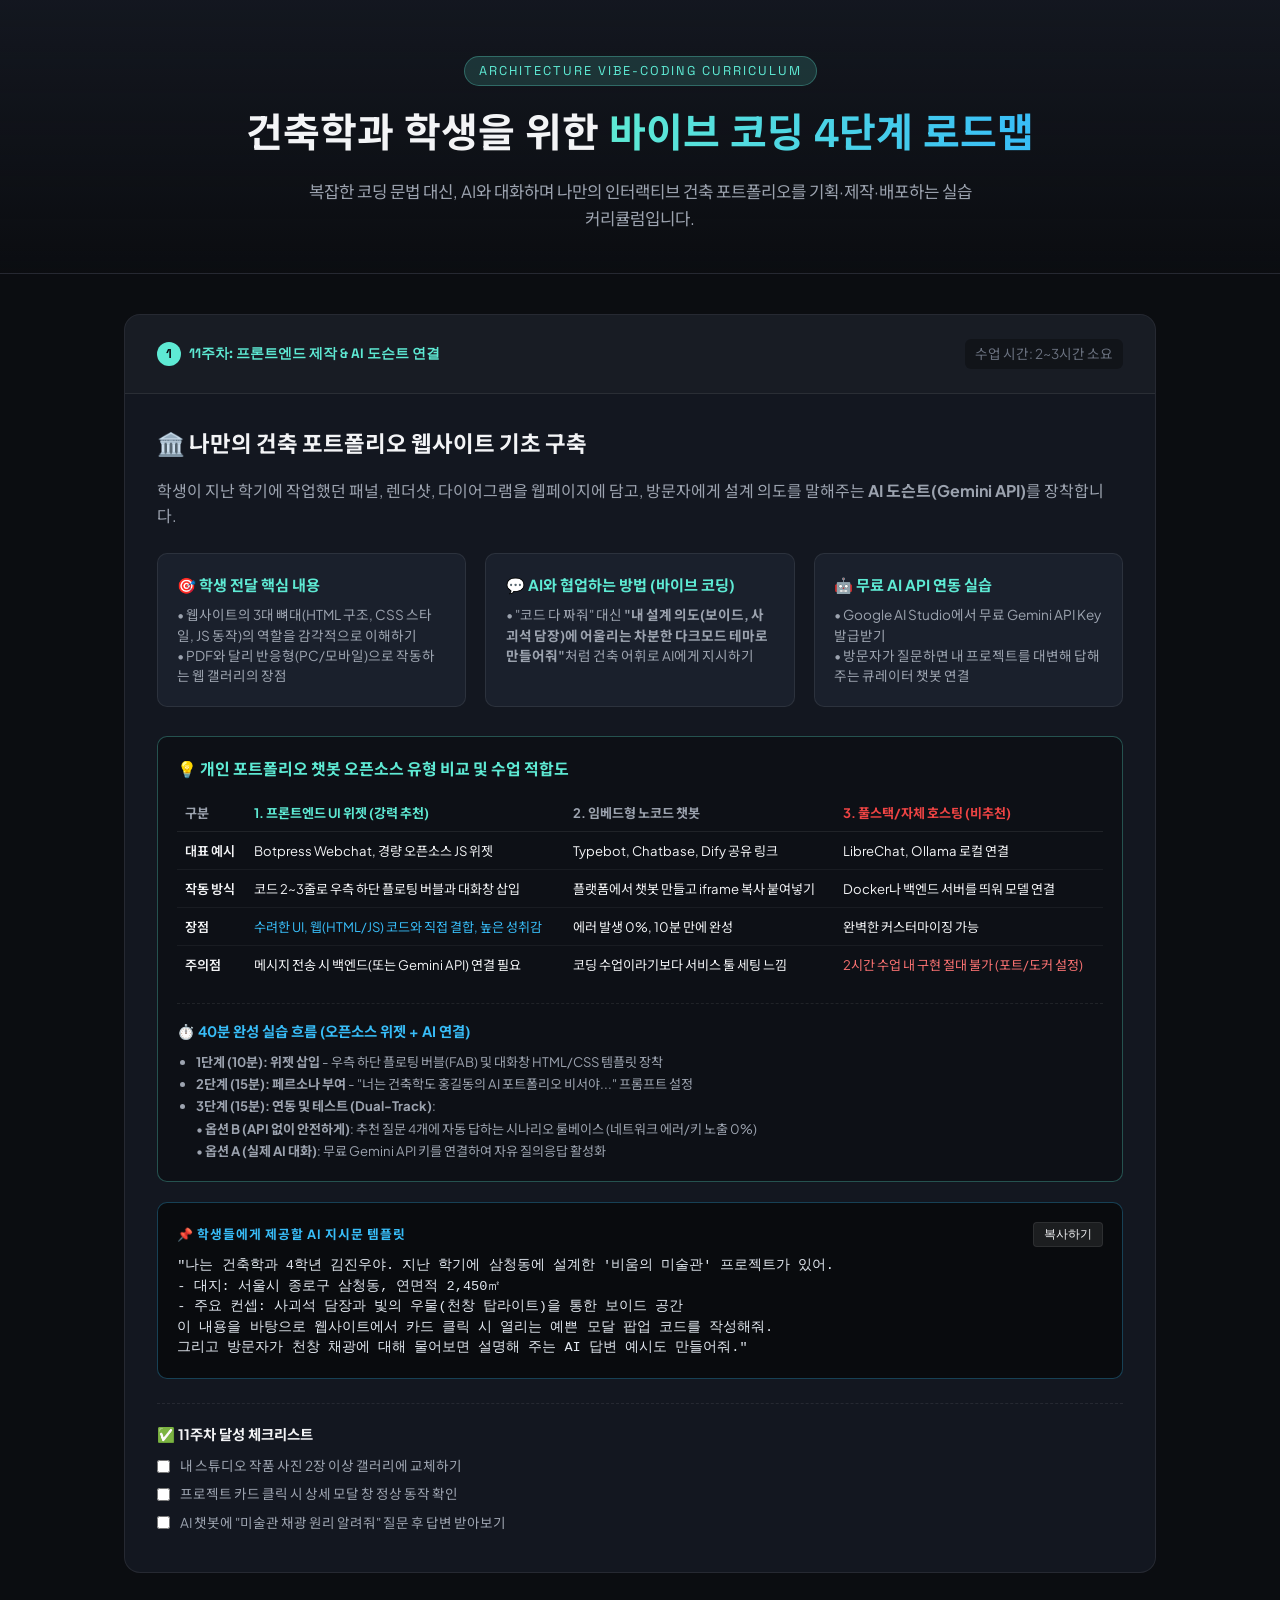
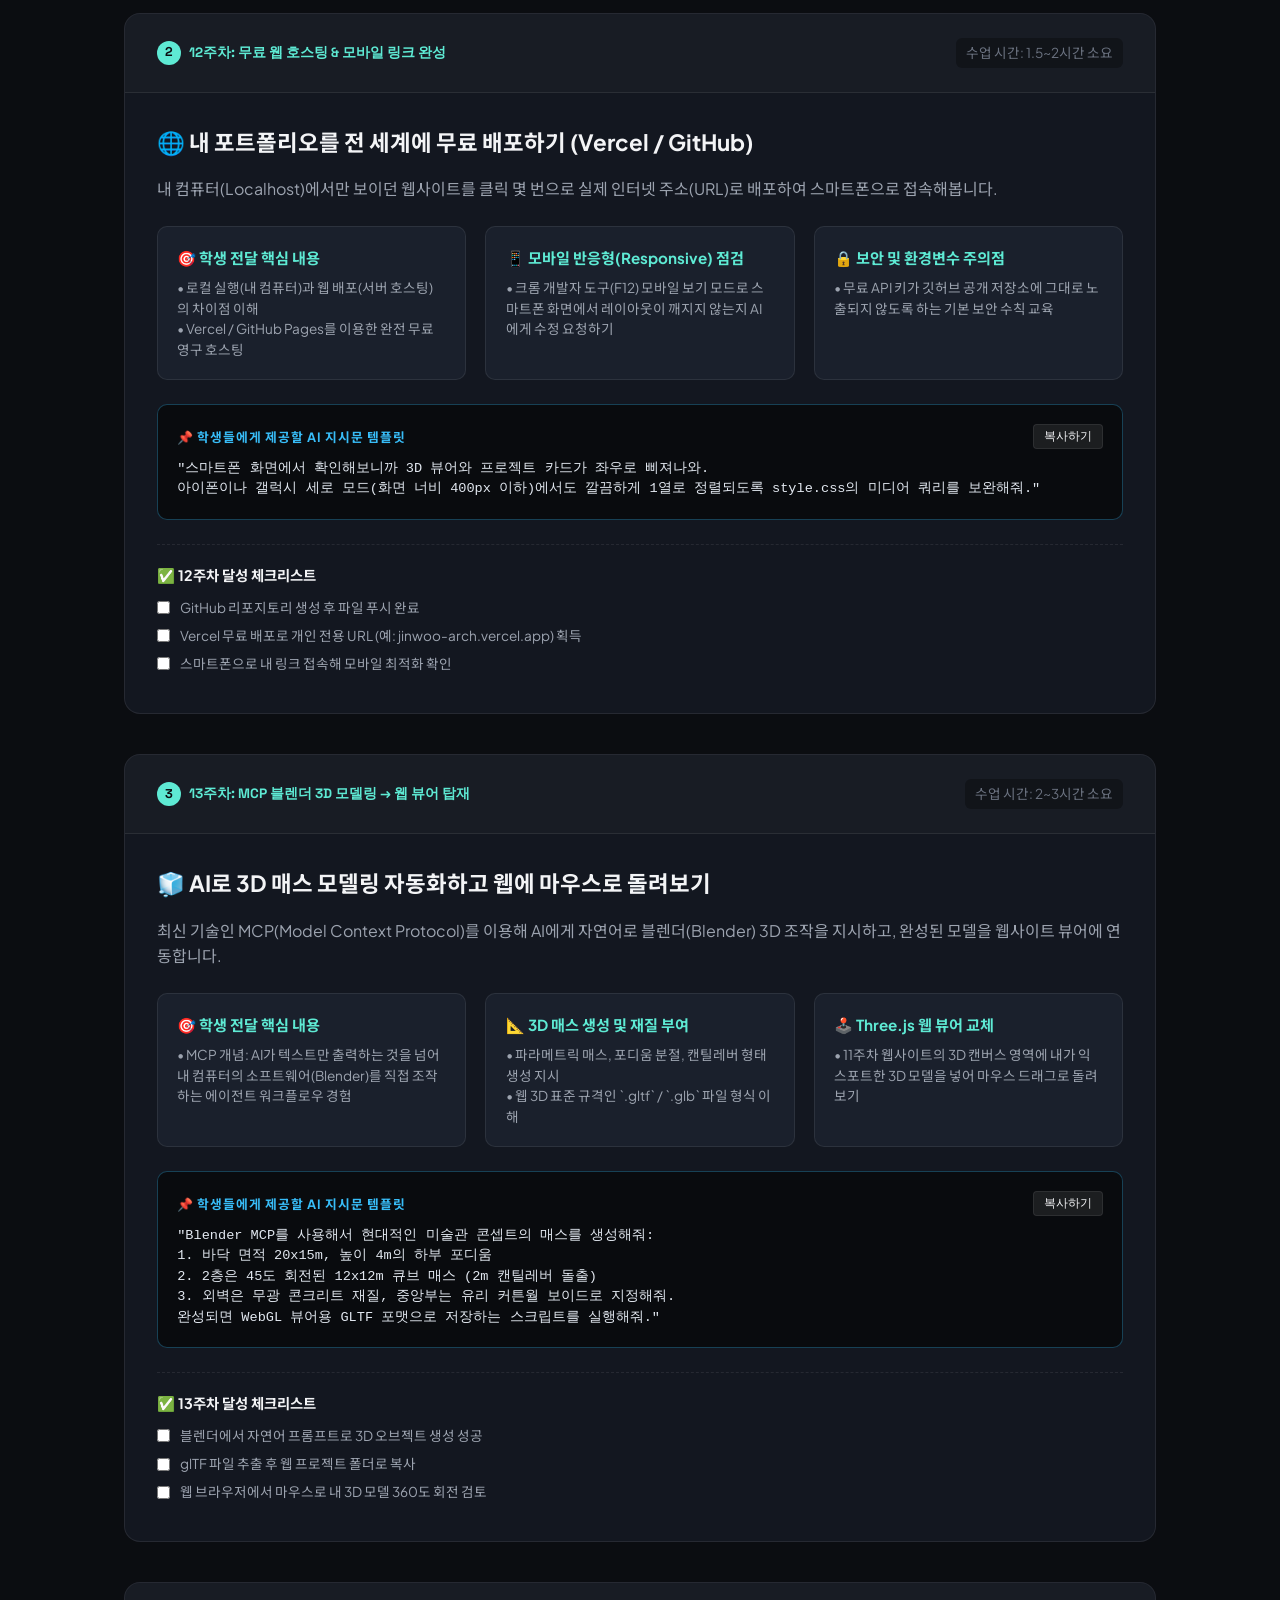
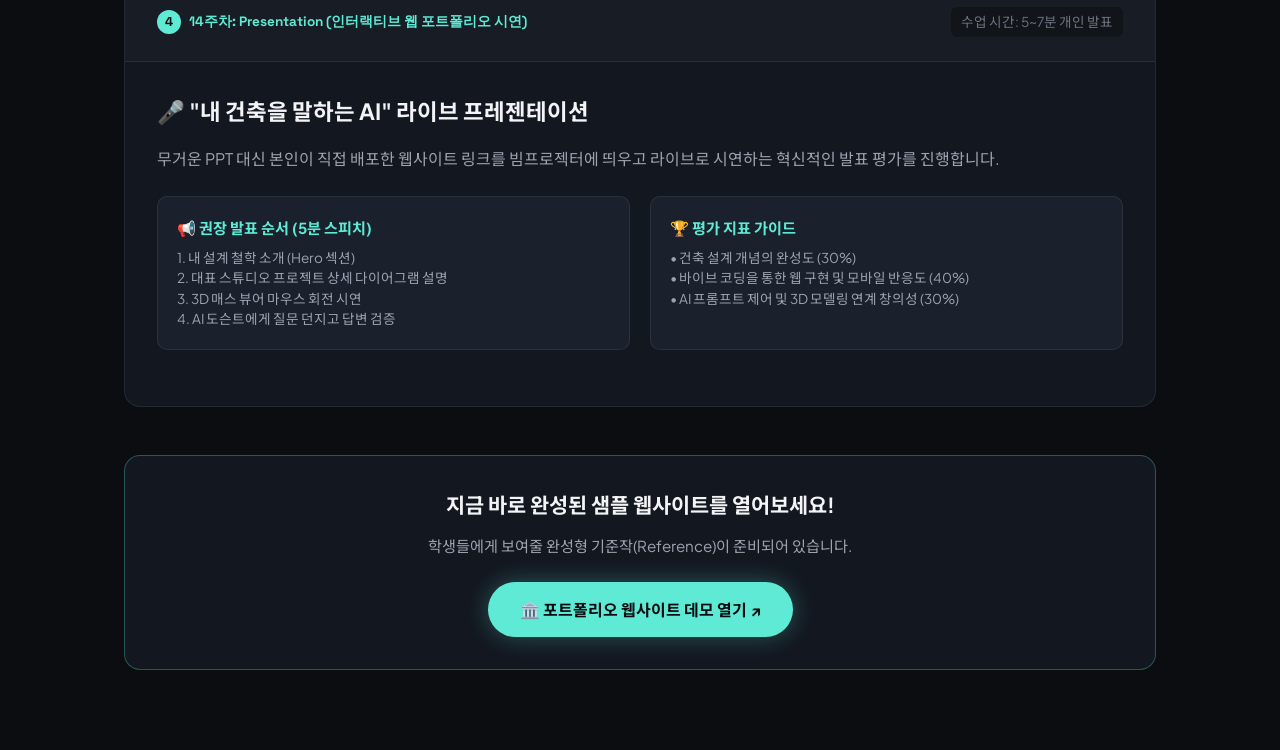
<file: AI_education/건축학과_웹사이트/01_학생_실습용_템플릿/curriculum.html>
<!DOCTYPE html>
<html lang="ko">
<head>
    <meta charset="UTF-8">
    <meta name="viewport" content="width=device-width, initial-scale=1.0">
    <title>건축학과 바이브 코딩 실습 로드맵 & 가이드</title>
    <link rel="preconnect" href="https://fonts.googleapis.com">
    <link rel="preconnect" href="https://fonts.gstatic.com" crossorigin>
    <link href="https://fonts.googleapis.com/css2?family=Plus+Jakarta+Sans:wght@400;600;700&family=Space+Grotesk:wght@500;700&family=Noto+Sans+KR:wght@300;400;500;700&display=swap" rel="stylesheet">
    <style>
        :root {
            --bg: #0b0d11;
            --surface: #131720;
            --surface-card: #1a202c;
            --border: rgba(255, 255, 255, 0.08);
            --border-accent: rgba(94, 234, 212, 0.3);
            --accent: #5eead4;
            --accent-glow: rgba(94, 234, 212, 0.15);
            --blue: #38bdf8;
            --purple: #a855f7;
            --text-main: #f3f4f6;
            --text-sub: #9ca3af;
            --text-muted: #6b7280;
            --radius-lg: 16px;
            --radius-md: 10px;
        }

        * { box-sizing: border-box; margin: 0; padding: 0; }
        body {
            background-color: var(--bg);
            color: var(--text-main);
            font-family: 'Plus Jakarta Sans', 'Noto Sans KR', sans-serif;
            line-height: 1.6;
            padding-bottom: 5rem;
        }

        /* Top Hero */
        .header {
            background: linear-gradient(180deg, rgba(20, 24, 33, 0.9) 0%, rgba(11, 13, 17, 0.4) 100%);
            border-bottom: 1px solid var(--border);
            padding: 3.5rem 2rem 2.5rem 2rem;
            text-align: center;
        }
        .tag {
            display: inline-block;
            font-family: 'Space Grotesk', sans-serif;
            font-size: 0.8rem;
            letter-spacing: 2px;
            color: var(--accent);
            background: var(--accent-glow);
            padding: 4px 14px;
            border-radius: 20px;
            border: 1px solid var(--border-accent);
            margin-bottom: 1rem;
        }
        .title {
            font-family: 'Space Grotesk', 'Noto Sans KR', sans-serif;
            font-size: 2.5rem;
            font-weight: 700;
            margin-bottom: 0.8rem;
        }
        .title span {
            background: linear-gradient(90deg, var(--accent), var(--blue));
            -webkit-background-clip: text;
            -webkit-text-fill-color: transparent;
        }
        .desc {
            max-width: 680px;
            margin: 0 auto;
            color: var(--text-sub);
            font-size: 1.05rem;
        }

        /* Main Container */
        .container {
            max-width: 1080px;
            margin: 2.5rem auto 0 auto;
            padding: 0 1.5rem;
        }

        /* Nav Pills */
        .phase-tabs {
            display: flex;
            justify-content: center;
            gap: 1rem;
            margin-bottom: 3rem;
            flex-wrap: wrap;
        }
        .tab-btn {
            background: var(--surface);
            border: 1px solid var(--border);
            color: var(--text-sub);
            padding: 0.75rem 1.6rem;
            border-radius: 30px;
            cursor: pointer;
            font-weight: 600;
            font-size: 0.95rem;
            transition: all 0.2s;
        }
        .tab-btn.active, .tab-btn:hover {
            border-color: var(--accent);
            color: var(--accent);
            background: rgba(94, 234, 212, 0.08);
        }

        /* Step Card */
        .step-card {
            background: var(--surface);
            border: 1px solid var(--border);
            border-radius: var(--radius-lg);
            margin-bottom: 2.5rem;
            overflow: hidden;
            transition: border-color 0.2s;
        }
        .step-card:hover {
            border-color: var(--border-accent);
        }
        .step-header {
            padding: 1.5rem 2rem;
            background: rgba(255, 255, 255, 0.02);
            border-bottom: 1px solid var(--border);
            display: flex;
            justify-content: space-between;
            align-items: center;
            flex-wrap: wrap;
            gap: 1rem;
        }
        .step-badge {
            font-family: 'Space Grotesk', sans-serif;
            font-size: 0.85rem;
            font-weight: 700;
            color: var(--accent);
            display: flex;
            align-items: center;
            gap: 8px;
        }
        .step-badge .num {
            background: var(--accent);
            color: #0b0d11;
            width: 24px;
            height: 24px;
            border-radius: 50%;
            display: inline-flex;
            align-items: center;
            justify-content: center;
            font-size: 0.8rem;
        }
        .step-time {
            font-size: 0.85rem;
            color: var(--text-muted);
            background: rgba(0,0,0,0.3);
            padding: 4px 10px;
            border-radius: 6px;
        }
        .step-body {
            padding: 2rem;
        }
        .step-title {
            font-size: 1.4rem;
            font-weight: 700;
            margin-bottom: 1rem;
            display: flex;
            align-items: center;
            gap: 10px;
        }
        .step-intro {
            color: var(--text-sub);
            margin-bottom: 1.5rem;
            font-size: 1rem;
        }

        /* Teaching Points Grid */
        .point-grid {
            display: grid;
            grid-template-columns: repeat(auto-fit, minmax(280px, 1fr));
            gap: 1.2rem;
            margin-bottom: 1.5rem;
        }
        .point-box {
            background: var(--surface-card);
            border: 1px solid var(--border);
            padding: 1.2rem;
            border-radius: var(--radius-md);
        }
        .point-box h4 {
            color: var(--accent);
            font-size: 0.95rem;
            margin-bottom: 0.5rem;
            display: flex;
            align-items: center;
            gap: 6px;
        }
        .point-box p {
            font-size: 0.85rem;
            color: var(--text-sub);
            line-height: 1.5;
        }

        /* Prompt Template Box (AI 바이브코딩 프롬프트) */
        .prompt-template {
            background: #090b0e;
            border: 1px solid rgba(56, 189, 248, 0.3);
            border-radius: var(--radius-md);
            padding: 1.2rem;
            margin-top: 1.2rem;
        }
        .prompt-header {
            display: flex;
            justify-content: space-between;
            align-items: center;
            margin-bottom: 0.6rem;
        }
        .prompt-label {
            font-size: 0.8rem;
            font-weight: 700;
            color: var(--blue);
            letter-spacing: 1px;
        }
        .btn-copy {
            background: rgba(255, 255, 255, 0.08);
            border: 1px solid var(--border);
            color: var(--text-main);
            padding: 3px 10px;
            font-size: 0.75rem;
            border-radius: 4px;
            cursor: pointer;
        }
        .btn-copy:hover {
            background: var(--accent);
            color: #000;
        }
        .prompt-code {
            font-family: monospace;
            font-size: 0.85rem;
            color: #e2e8f0;
            white-space: pre-wrap;
            line-height: 1.5;
        }

        /* Checklist */
        .checklist {
            margin-top: 1.5rem;
            padding-top: 1.2rem;
            border-top: 1px dashed var(--border);
        }
        .checklist h5 {
            font-size: 0.9rem;
            color: var(--text-main);
            margin-bottom: 0.6rem;
        }
        .check-item {
            display: flex;
            align-items: center;
            gap: 10px;
            font-size: 0.85rem;
            color: var(--text-sub);
            margin-bottom: 0.4rem;
        }
        .check-item input[type="checkbox"] {
            accent-color: var(--accent);
            cursor: pointer;
        }

        /* Floating action bottom */
        .launch-bar {
            text-align: center;
            margin-top: 3rem;
            padding: 2rem;
            background: var(--surface);
            border-radius: var(--radius-lg);
            border: 1px solid var(--border-accent);
        }
        .btn-live {
            display: inline-block;
            background: var(--accent);
            color: #0b0d11;
            font-weight: 700;
            padding: 0.9rem 2rem;
            border-radius: 30px;
            text-decoration: none;
            font-size: 1rem;
            box-shadow: 0 0 25px rgba(94, 234, 212, 0.3);
            transition: transform 0.2s;
        }
        .btn-live:hover {
            transform: scale(1.04);
        }
    </style>
</head>
<body>

    <!-- Header -->
    <header class="header">
        <span class="tag">ARCHITECTURE VIBE-CODING CURRICULUM</span>
        <h1 class="title">건축학과 학생을 위한 <span>바이브 코딩 4단계 로드맵</span></h1>
        <p class="desc">
            복잡한 코딩 문법 대신, AI와 대화하며 나만의 인터랙티브 건축 포트폴리오를 기획·제작·배포하는 실습 커리큘럼입니다.
        </p>
    </header>

    <div class="container">
        <!-- Week 11: 바이브코딩 3 -->
        <div class="step-card" id="week11">
            <div class="step-header">
                <div class="step-badge">
                    <span class="num">1</span>
                    <span>11주차: 프론트엔드 제작 & AI 도슨트 연결</span>
                </div>
                <span class="step-time">수업 시간: 2~3시간 소요</span>
            </div>
            <div class="step-body">
                <h3 class="step-title">🏛️ 나만의 건축 포트폴리오 웹사이트 기초 구축</h3>
                <p class="step-intro">
                    학생이 지난 학기에 작업했던 패널, 렌더샷, 다이어그램을 웹페이지에 담고, 방문자에게 설계 의도를 말해주는 <strong>AI 도슨트(Gemini API)</strong>를 장착합니다.
                </p>

                <div class="point-grid">
                    <div class="point-box">
                        <h4>🎯 학생 전달 핵심 내용</h4>
                        <p>• 웹사이트의 3대 뼈대(HTML 구조, CSS 스타일, JS 동작)의 역할을 감각적으로 이해하기<br>• PDF와 달리 반응형(PC/모바일)으로 작동하는 웹 갤러리의 장점</p>
                    </div>
                    <div class="point-box">
                        <h4>💬 AI와 협업하는 방법 (바이브 코딩)</h4>
                        <p>• "코드 다 짜줘" 대신 <strong>"내 설계 의도(보이드, 사괴석 담장)에 어울리는 차분한 다크모드 테마로 만들어줘"</strong>처럼 건축 어휘로 AI에게 지시하기</p>
                    </div>
                    <div class="point-box">
                        <h4>🤖 무료 AI API 연동 실습</h4>
                        <p>• Google AI Studio에서 무료 Gemini API Key 발급받기<br>• 방문자가 질문하면 내 프로젝트를 대변해 답해주는 큐레이터 챗봇 연결</p>
                    </div>
                </div>

                <!-- 💡 챗봇 오픈소스 3대 유형 비교표 (신규 반영) -->
                <div style="margin-top: 1.8rem; background: rgba(0,0,0,0.3); border: 1px solid var(--border-accent); border-radius: var(--radius-md); padding: 1.2rem;">
                    <h4 style="color: var(--accent); font-size: 1rem; margin-bottom: 0.8rem;">💡 개인 포트폴리오 챗봇 오픈소스 유형 비교 및 수업 적합도</h4>
                    <div style="overflow-x: auto;">
                        <table style="width: 100%; border-collapse: collapse; font-size: 0.82rem; text-align: left;">
                            <thead>
                                <tr style="border-bottom: 1px solid var(--border); color: var(--text-sub);">
                                    <th style="padding: 8px;">구분</th>
                                    <th style="padding: 8px; color: var(--accent);">1. 프론트엔드 UI 위젯 (강력 추천)</th>
                                    <th style="padding: 8px;">2. 임베드형 노코드 챗봇</th>
                                    <th style="padding: 8px; color: #ef4444;">3. 풀스택/자체 호스팅 (비추천)</th>
                                </tr>
                            </thead>
                            <tbody>
                                <tr style="border-bottom: 1px solid rgba(255,255,255,0.05);">
                                    <td style="padding: 8px; font-weight: 600;">대표 예시</td>
                                    <td style="padding: 8px; color: var(--text-main);">Botpress Webchat, 경량 오픈소스 JS 위젯</td>
                                    <td style="padding: 8px;">Typebot, Chatbase, Dify 공유 링크</td>
                                    <td style="padding: 8px;">LibreChat, Ollama 로컬 연결</td>
                                </tr>
                                <tr style="border-bottom: 1px solid rgba(255,255,255,0.05);">
                                    <td style="padding: 8px; font-weight: 600;">작동 방식</td>
                                    <td style="padding: 8px;">코드 2~3줄로 우측 하단 플로팅 버블과 대화창 삽입</td>
                                    <td style="padding: 8px;">플랫폼에서 챗봇 만들고 iframe 복사 붙여넣기</td>
                                    <td style="padding: 8px;">Docker나 백엔드 서버를 띄워 모델 연결</td>
                                </tr>
                                <tr style="border-bottom: 1px solid rgba(255,255,255,0.05);">
                                    <td style="padding: 8px; font-weight: 600;">장점</td>
                                    <td style="padding: 8px; color: #38bdf8;">수려한 UI, 웹(HTML/JS) 코드와 직접 결합, 높은 성취감</td>
                                    <td style="padding: 8px;">에러 발생 0%, 10분 만에 완성</td>
                                    <td style="padding: 8px;">완벽한 커스터마이징 가능</td>
                                </tr>
                                <tr>
                                    <td style="padding: 8px; font-weight: 600;">주의점</td>
                                    <td style="padding: 8px;">메시지 전송 시 백엔드(또는 Gemini API) 연결 필요</td>
                                    <td style="padding: 8px;">코딩 수업이라기보다 서비스 툴 세팅 느낌</td>
                                    <td style="padding: 8px; color: #f87171;">2시간 수업 내 구현 절대 불가 (포트/도커 설정)</td>
                                </tr>
                            </tbody>
                        </table>
                    </div>

                    <!-- 실습 3단계 흐름 -->
                    <div style="margin-top: 1.2rem; padding-top: 1rem; border-top: 1px dashed var(--border);">
                        <h5 style="color: var(--blue); font-size: 0.9rem; margin-bottom: 0.5rem;">⏱️ 40분 완성 실습 흐름 (오픈소스 위젯 + AI 연결)</h5>
                        <ul style="font-size: 0.82rem; color: var(--text-sub); line-height: 1.7; padding-left: 1.2rem;">
                            <li><strong>1단계 (10분): 위젯 삽입</strong> - 우측 하단 플로팅 버블(FAB) 및 대화창 HTML/CSS 템플릿 장착</li>
                            <li><strong>2단계 (15분): 페르소나 부여</strong> - "너는 건축학도 홍길동의 AI 포트폴리오 비서야..." 프롬프트 설정</li>
                            <li><strong>3단계 (15분): 연동 및 테스트 (Dual-Track)</strong>:
                                <br>• <strong>옵션 B (API 없이 안전하게)</strong>: 추천 질문 4개에 자동 답하는 시나리오 룰베이스 (네트워크 에러/키 노출 0%)
                                <br>• <strong>옵션 A (실제 AI 대화)</strong>: 무료 Gemini API 키를 연결하여 자유 질의응답 활성화
                            </li>
                        </ul>
                    </div>
                </div>

                <!-- Copiable Prompt Template -->
                <div class="prompt-template">
                    <div class="prompt-header">
                        <span class="prompt-label">📌 학생들에게 제공할 AI 지시문 템플릿</span>
                        <button class="btn-copy" onclick="copyPrompt('prompt-1')">복사하기</button>
                    </div>
                    <pre class="prompt-code" id="prompt-1">"나는 건축학과 4학년 김진우야. 지난 학기에 삼청동에 설계한 '비움의 미술관' 프로젝트가 있어.
- 대지: 서울시 종로구 삼청동, 연면적 2,450㎡
- 주요 컨셉: 사괴석 담장과 빛의 우물(천창 탑라이트)을 통한 보이드 공간
이 내용을 바탕으로 웹사이트에서 카드 클릭 시 열리는 예쁜 모달 팝업 코드를 작성해줘.
그리고 방문자가 천창 채광에 대해 물어보면 설명해 주는 AI 답변 예시도 만들어줘."</pre>
                </div>

                <div class="checklist">
                    <h5>✅ 11주차 달성 체크리스트</h5>
                    <div class="check-item"><input type="checkbox"> 내 스튜디오 작품 사진 2장 이상 갤러리에 교체하기</div>
                    <div class="check-item"><input type="checkbox"> 프로젝트 카드 클릭 시 상세 모달 창 정상 동작 확인</div>
                    <div class="check-item"><input type="checkbox"> AI 챗봇에 "미술관 채광 원리 알려줘" 질문 후 답변 받아보기</div>
                </div>
            </div>
        </div>

        <!-- Week 12: 바이브코딩 4 -->
        <div class="step-card" id="week12">
            <div class="step-header">
                <div class="step-badge">
                    <span class="num">2</span>
                    <span>12주차: 무료 웹 호스팅 & 모바일 링크 완성</span>
                </div>
                <span class="step-time">수업 시간: 1.5~2시간 소요</span>
            </div>
            <div class="step-body">
                <h3 class="step-title">🌐 내 포트폴리오를 전 세계에 무료 배포하기 (Vercel / GitHub)</h3>
                <p class="step-intro">
                    내 컴퓨터(Localhost)에서만 보이던 웹사이트를 클릭 몇 번으로 실제 인터넷 주소(URL)로 배포하여 스마트폰으로 접속해봅니다.
                </p>

                <div class="point-grid">
                    <div class="point-box">
                        <h4>🎯 학생 전달 핵심 내용</h4>
                        <p>• 로컬 실행(내 컴퓨터)과 웹 배포(서버 호스팅)의 차이점 이해<br>• Vercel / GitHub Pages를 이용한 완전 무료 영구 호스팅</p>
                    </div>
                    <div class="point-box">
                        <h4>📱 모바일 반응형(Responsive) 점검</h4>
                        <p>• 크롬 개발자 도구(F12) 모바일 보기 모드로 스마트폰 화면에서 레이아웃이 깨지지 않는지 AI에게 수정 요청하기</p>
                    </div>
                    <div class="point-box">
                        <h4>🔒 보안 및 환경변수 주의점</h4>
                        <p>• 무료 API 키가 깃허브 공개 저장소에 그대로 노출되지 않도록 하는 기본 보안 수칙 교육</p>
                    </div>
                </div>

                <!-- Copiable Prompt Template -->
                <div class="prompt-template">
                    <div class="prompt-header">
                        <span class="prompt-label">📌 학생들에게 제공할 AI 지시문 템플릿</span>
                        <button class="btn-copy" onclick="copyPrompt('prompt-2')">복사하기</button>
                    </div>
                    <pre class="prompt-code" id="prompt-2">"스마트폰 화면에서 확인해보니까 3D 뷰어와 프로젝트 카드가 좌우로 삐져나와.
아이폰이나 갤럭시 세로 모드(화면 너비 400px 이하)에서도 깔끔하게 1열로 정렬되도록 style.css의 미디어 쿼리를 보완해줘."</pre>
                </div>

                <div class="checklist">
                    <h5>✅ 12주차 달성 체크리스트</h5>
                    <div class="check-item"><input type="checkbox"> GitHub 리포지토리 생성 후 파일 푸시 완료</div>
                    <div class="check-item"><input type="checkbox"> Vercel 무료 배포로 개인 전용 URL (예: jinwoo-arch.vercel.app) 획득</div>
                    <div class="check-item"><input type="checkbox"> 스마트폰으로 내 링크 접속해 모바일 최적화 확인</div>
                </div>
            </div>
        </div>

        <!-- Week 13: 바이브코딩 5 -->
        <div class="step-card" id="week13">
            <div class="step-header">
                <div class="step-badge">
                    <span class="num">3</span>
                    <span>13주차: MCP 블렌더 3D 모델링 → 웹 뷰어 탑재</span>
                </div>
                <span class="step-time">수업 시간: 2~3시간 소요</span>
            </div>
            <div class="step-body">
                <h3 class="step-title">🧊 AI로 3D 매스 모델링 자동화하고 웹에 마우스로 돌려보기</h3>
                <p class="step-intro">
                    최신 기술인 MCP(Model Context Protocol)를 이용해 AI에게 자연어로 블렌더(Blender) 3D 조작을 지시하고, 완성된 모델을 웹사이트 뷰어에 연동합니다.
                </p>

                <div class="point-grid">
                    <div class="point-box">
                        <h4>🎯 학생 전달 핵심 내용</h4>
                        <p>• MCP 개념: AI가 텍스트만 출력하는 것을 넘어 내 컴퓨터의 소프트웨어(Blender)를 직접 조작하는 에이전트 워크플로우 경험</p>
                    </div>
                    <div class="point-box">
                        <h4>📐 3D 매스 생성 및 재질 부여</h4>
                        <p>• 파라메트릭 매스, 포디움 분절, 캔틸레버 형태 생성 지시<br>• 웹 3D 표준 규격인 `.gltf` / `.glb` 파일 형식 이해</p>
                    </div>
                    <div class="point-box">
                        <h4>🕹️ Three.js 웹 뷰어 교체</h4>
                        <p>• 11주차 웹사이트의 3D 캔버스 영역에 내가 익스포트한 3D 모델을 넣어 마우스 드래그로 돌려보기</p>
                    </div>
                </div>

                <!-- Copiable Prompt Template -->
                <div class="prompt-template">
                    <div class="prompt-header">
                        <span class="prompt-label">📌 학생들에게 제공할 AI 지시문 템플릿</span>
                        <button class="btn-copy" onclick="copyPrompt('prompt-3')">복사하기</button>
                    </div>
                    <pre class="prompt-code" id="prompt-3">"Blender MCP를 사용해서 현대적인 미술관 콘셉트의 매스를 생성해줘:
1. 바닥 면적 20x15m, 높이 4m의 하부 포디움
2. 2층은 45도 회전된 12x12m 큐브 매스 (2m 캔틸레버 돌출)
3. 외벽은 무광 콘크리트 재질, 중앙부는 유리 커튼월 보이드로 지정해줘.
완성되면 WebGL 뷰어용 GLTF 포맷으로 저장하는 스크립트를 실행해줘."</pre>
                </div>

                <div class="checklist">
                    <h5>✅ 13주차 달성 체크리스트</h5>
                    <div class="check-item"><input type="checkbox"> 블렌더에서 자연어 프롬프트로 3D 오브젝트 생성 성공</div>
                    <div class="check-item"><input type="checkbox"> glTF 파일 추출 후 웹 프로젝트 폴더로 복사</div>
                    <div class="check-item"><input type="checkbox"> 웹 브라우저에서 마우스로 내 3D 모델 360도 회전 검토</div>
                </div>
            </div>
        </div>

        <!-- Week 14: 최종 발표 -->
        <div class="step-card" id="week14">
            <div class="step-header">
                <div class="step-badge">
                    <span class="num">4</span>
                    <span>14주차: Presentation (인터랙티브 웹 포트폴리오 시연)</span>
                </div>
                <span class="step-time">수업 시간: 5~7분 개인 발표</span>
            </div>
            <div class="step-body">
                <h3 class="step-title">🎤 "내 건축을 말하는 AI" 라이브 프레젠테이션</h3>
                <p class="step-intro">
                    무거운 PPT 대신 본인이 직접 배포한 웹사이트 링크를 빔프로젝터에 띄우고 라이브로 시연하는 혁신적인 발표 평가를 진행합니다.
                </p>

                <div class="point-grid">
                    <div class="point-box">
                        <h4>📢 권장 발표 순서 (5분 스피치)</h4>
                        <p>1. 내 설계 철학 소개 (Hero 섹션)<br>2. 대표 스튜디오 프로젝트 상세 다이어그램 설명<br>3. 3D 매스 뷰어 마우스 회전 시연<br>4. AI 도슨트에게 질문 던지고 답변 검증</p>
                    </div>
                    <div class="point-box">
                        <h4>🏆 평가 지표 가이드</h4>
                        <p>• 건축 설계 개념의 완성도 (30%)<br>• 바이브 코딩을 통한 웹 구현 및 모바일 반응도 (40%)<br>• AI 프롬프트 제어 및 3D 모델링 연계 창의성 (30%)</p>
                    </div>
                </div>
            </div>
        </div>

        <!-- Launch Web Link Box -->
        <div class="launch-bar">
            <h3 style="margin-bottom: 0.8rem; font-size: 1.3rem;">지금 바로 완성된 샘플 웹사이트를 열어보세요!</h3>
            <p style="color: var(--text-sub); margin-bottom: 1.5rem; font-size: 0.95rem;">
                학생들에게 보여줄 완성형 기준작(Reference)이 준비되어 있습니다.
            </p>
            <a href="index.html" class="btn-live" target="_blank">🏛️ 포트폴리오 웹사이트 데모 열기 ↗</a>
        </div>
    </div>

    <script>
        function copyPrompt(id) {
            const text = document.getElementById(id).innerText;
            navigator.clipboard.writeText(text).then(() => {
                alert('프롬프트 템플릿이 클립보드에 복사되었습니다! AI 채팅창에 붙여넣어 사용하세요.');
            });
        }
    </script>
</body>
</html>
</file>
